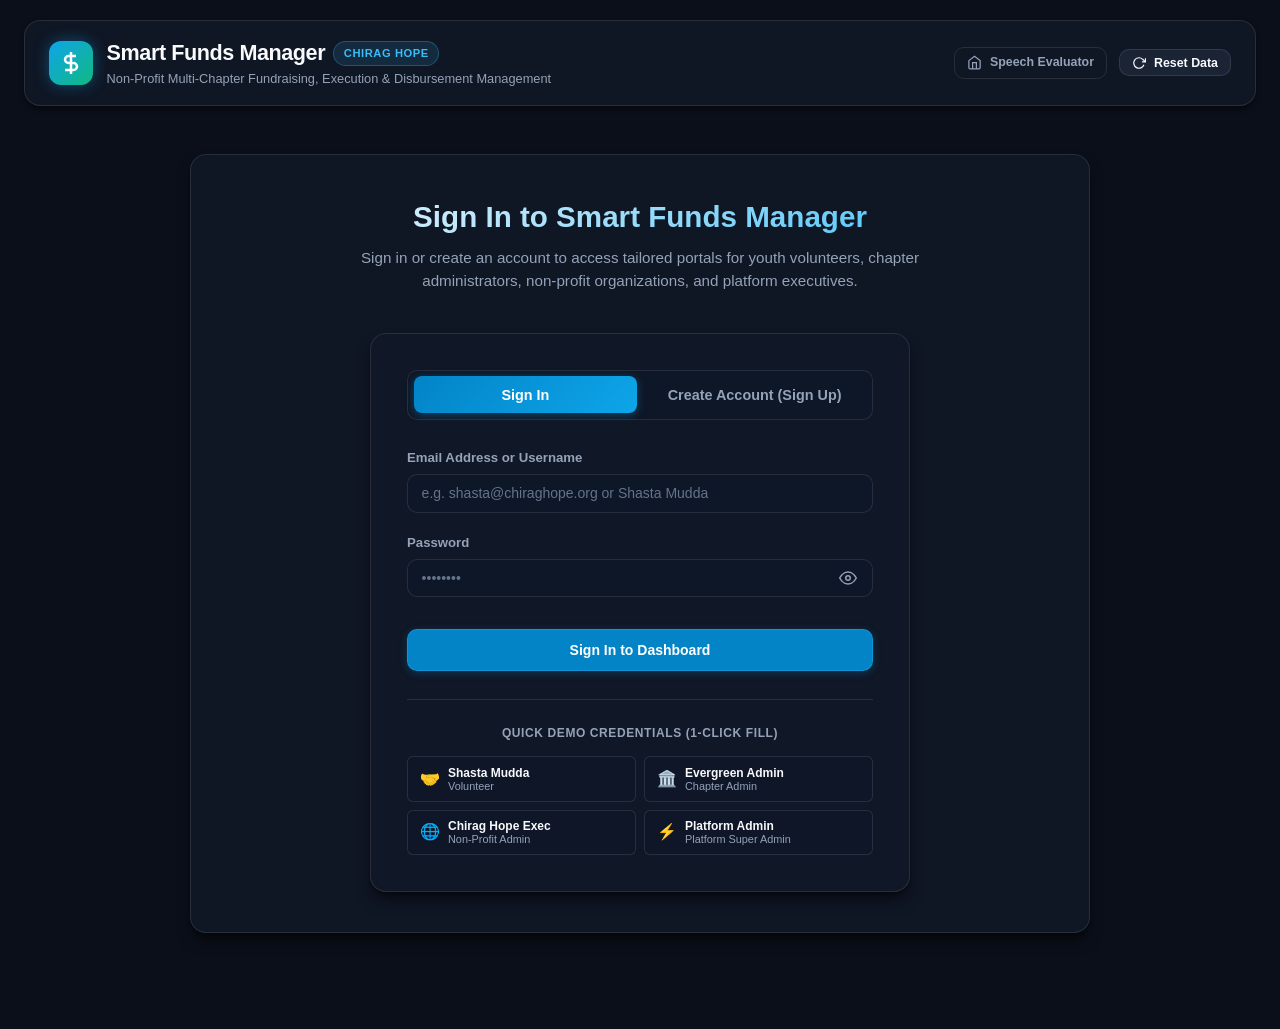
<file: smart-fund-managar/index.html>
<!DOCTYPE html>
<html lang="en">
<head>
  <meta charset="UTF-8">
  <meta http-equiv="refresh" content="0; url=/smart-fund-manager/">
  <title>Redirecting to Smart Funds Manager...</title>
  <script>
    window.location.replace("/smart-fund-manager/");
  </script>
</head>
<body style="font-family: sans-serif; background: #0b0f19; color: #fff; padding: 2rem; text-align: center;">
  <h2>Redirecting to <a href="/smart-fund-manager/" style="color: #38bdf8;">Smart Funds Manager</a>...</h2>
</body>
</html>
</file>
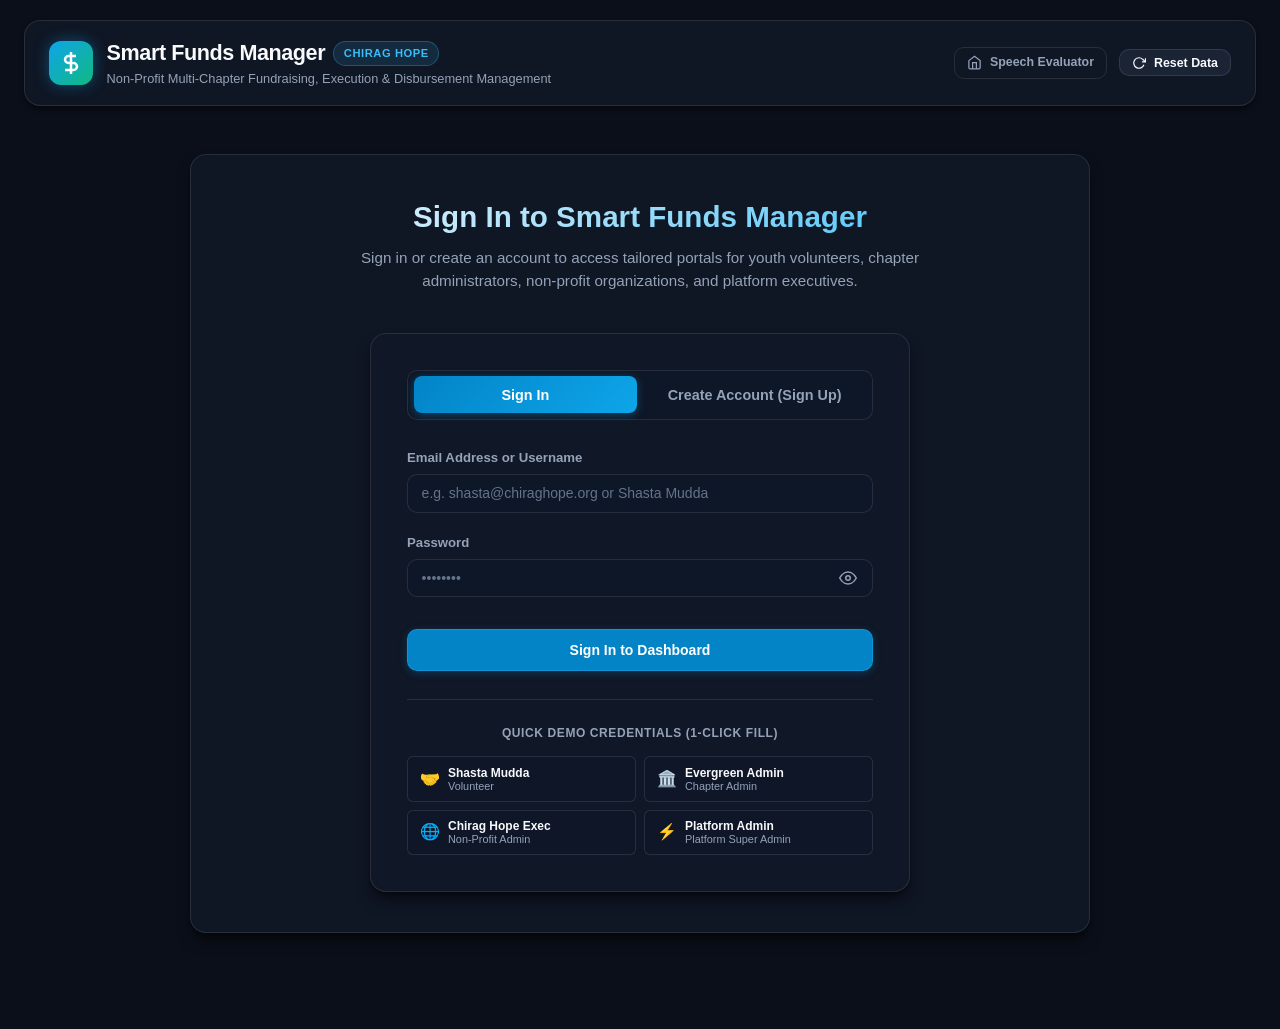
<file: smart-fund-manager/index.html>
<!DOCTYPE html>
<html lang="en">
<head>
  <meta charset="UTF-8">
  <meta name="viewport" content="width=device-width, initial-scale=1.0">
  <title>Smart Funds Manager - Chirag Hope</title>
  <link rel="stylesheet" href="smart_funds.css?v=1">
</head>
<body>
  <div class="sf-app-container">
    
    <!-- Top Header Navigation Bar -->
    <header class="sf-header">
      <div class="sf-brand">
        <div class="sf-brand-icon">
          <svg width="24" height="24" viewBox="0 0 24 24" fill="none" stroke="currentColor" stroke-width="2.5">
            <line x1="12" y1="1" x2="12" y2="23"></line>
            <path d="M17 5H9.5a3.5 3.5 0 0 0 0 7h5a3.5 3.5 0 0 1 0 7H6"></path>
          </svg>
        </div>
        <div>
          <div class="sf-brand-title">
            Smart Funds Manager
            <span class="sf-brand-badge">Chirag Hope</span>
          </div>
          <div class="sf-brand-subtitle">Non-Profit Multi-Chapter Fundraising, Execution & Disbursement Management</div>
        </div>
      </div>

      <div class="sf-header-actions">
        <!-- Return to Main Homepage / Speech Evaluator -->
        <a href="/" class="sf-btn sf-btn-outline sf-btn-sm" title="Go to NSDA Speech Evaluator">
          <svg width="15" height="15" viewBox="0 0 24 24" fill="none" stroke="currentColor" stroke-width="2">
            <path d="M3 9l9-7 9 7v11a2 2 0 0 1-2 2H5a2 2 0 0 1-2-2z"></path>
            <polyline points="9 22 9 12 15 12 15 22"></polyline>
          </svg>
          Speech Evaluator
        </a>

        <!-- Reset Data Button -->
        <button id="reset-data-btn" class="sf-btn sf-btn-secondary sf-btn-sm" title="Reset to baseline Google Sheets data">
          <svg width="14" height="14" viewBox="0 0 24 24" fill="none" stroke="currentColor" stroke-width="2">
            <polyline points="23 4 23 10 17 10"></polyline>
            <path d="M20.49 15a9 9 0 1 1-2.12-9.36L23 10"></path>
          </svg>
          Reset Data
        </button>

        <!-- Active User Profile & Persona Switcher -->
        <div id="header-user-badge" class="sf-persona-badge" style="display: none;">
          <div class="sf-persona-dot"></div>
          <div>
            <div id="header-user-name" class="sf-persona-name">Shasta Mudda</div>
            <div id="header-user-role" class="sf-persona-role">Volunteer</div>
          </div>
        </div>

        <button id="logout-btn" class="sf-btn sf-btn-outline sf-btn-sm" style="display: none;">
          Sign Out
        </button>
      </div>
    </header>

    <!-- Sub-Navbar for Quick Persona Tabs (Shown when logged in) -->
    <nav id="sf-role-nav" class="sf-nav-bar" style="display: none;">
      <div class="sf-nav-tabs">
        <button class="sf-nav-tab" data-target="volunteer-view" id="tab-volunteer">
          <svg width="16" height="16" viewBox="0 0 24 24" fill="none" stroke="currentColor" stroke-width="2">
            <path d="M20 21v-2a4 4 0 0 0-4-4H8a4 4 0 0 0-4 4v2"></path>
            <circle cx="12" cy="7" r="4"></circle>
          </svg>
          Volunteer Portal
        </button>
        <button class="sf-nav-tab" data-target="chapter-admin-view" id="tab-chapter-admin">
          <svg width="16" height="16" viewBox="0 0 24 24" fill="none" stroke="currentColor" stroke-width="2">
            <path d="M3 9l9-7 9 7v11a2 2 0 0 1-2 2H5a2 2 0 0 1-2-2z"></path>
            <polyline points="9 22 9 12 15 12 15 22"></polyline>
          </svg>
          Chapter Administrator
        </button>
        <button class="sf-nav-tab" data-target="nonprofit-admin-view" id="tab-nonprofit-admin">
          <svg width="16" height="16" viewBox="0 0 24 24" fill="none" stroke="currentColor" stroke-width="2">
            <rect x="2" y="7" width="20" height="14" rx="2" ry="2"></rect>
            <path d="M16 21V5a2 2 0 0 0-2-2h-4a2 2 0 0 0-2 2v16"></path>
          </svg>
          Non-Profit Org Administrator
        </button>
        <button class="sf-nav-tab" data-target="platform-admin-view" id="tab-platform-admin">
          <svg width="16" height="16" viewBox="0 0 24 24" fill="none" stroke="currentColor" stroke-width="2">
            <polygon points="12 2 15.09 8.26 22 9.27 17 14.14 18.18 21.02 12 17.77 5.82 21.02 7 14.14 2 9.27 8.91 8.26 12 2"></polygon>
          </svg>
          Platform Administrator
        </button>
      </div>

      <div style="font-size: 0.8rem; color: var(--text-secondary);">
        Active Chapter: <strong id="active-chapter-name" style="color: var(--text-primary);">Evergreen Bay Area</strong>
      </div>
    </nav>

    <!-- ================================================================= -->
    <!-- VIEW 1: AUTHENTICATION (SIGN IN & SIGN UP) SCREEN                 -->
    <!-- ================================================================= -->
    <div id="login-view" class="sf-login-container">
      <div class="sf-login-header">
        <h1 class="sf-login-title">Sign In to Smart Funds Manager</h1>
        <p class="sf-login-desc">
          Sign in or create an account to access tailored portals for youth volunteers, chapter administrators, non-profit organizations, and platform executives.
        </p>
      </div>

      <!-- Centered Authentication Card -->
      <div class="sf-auth-box">
        <!-- Dual Mode Tabs: Sign In / Create Account -->
        <div class="sf-auth-tabs">
          <button type="button" class="sf-auth-tab active" id="tab-auth-signin" onclick="app.switchAuthTab('signin')">
            Sign In
          </button>
          <button type="button" class="sf-auth-tab" id="tab-auth-signup" onclick="app.switchAuthTab('signup')">
            Create Account (Sign Up)
          </button>
        </div>

        <!-- Dynamic Feedback Alert -->
        <div id="auth-alert" class="sf-auth-alert"></div>

        <!-- ============================================================= -->
        <!-- TAB 1: SIGN IN FORM                                            -->
        <!-- ============================================================= -->
        <form id="form-signin" onsubmit="app.handleSignIn(event)">
          <div class="sf-form-group">
            <label class="sf-form-label" for="signin-email">Email Address or Username</label>
            <input type="text" id="signin-email" class="sf-form-control" placeholder="e.g. shasta@chiraghope.org or Shasta Mudda" required autocomplete="username">
          </div>

          <div class="sf-form-group">
            <label class="sf-form-label" for="signin-password">Password</label>
            <div class="sf-password-wrapper">
              <input type="password" id="signin-password" class="sf-form-control" placeholder="••••••••" required autocomplete="current-password">
              <button type="button" class="sf-password-toggle" onclick="app.togglePasswordVisibility('signin-password')" aria-label="Toggle password visibility">
                <svg width="18" height="18" viewBox="0 0 24 24" fill="none" stroke="currentColor" stroke-width="2">
                  <path d="M1 12s4-8 11-8 11 8 11 8-4 8-11 8-11-8-11-8z"></path>
                  <circle cx="12" cy="12" r="3"></circle>
                </svg>
              </button>
            </div>
          </div>

          <button type="submit" class="sf-btn sf-btn-primary" style="width: 100%; margin-top: 0.75rem; font-weight: 700; padding: 0.75rem;">
            Sign In to Dashboard
          </button>

          <!-- 1-Click Quick Demo Credentials Helper -->
          <div class="sf-demo-section">
            <div class="sf-demo-title">Quick Demo Credentials (1-Click Fill)</div>
            <div class="sf-demo-chips">
              <button type="button" class="sf-demo-chip" onclick="app.fillDemoCredentials('volunteer')" title="Shasta Mudda (Volunteer)">
                <span class="sf-demo-chip-icon">🤝</span>
                <div>
                  <div>Shasta Mudda</div>
                  <div class="sf-demo-chip-role">Volunteer</div>
                </div>
              </button>
              <button type="button" class="sf-demo-chip" onclick="app.fillDemoCredentials('chapter_admin')" title="Evergreen Chapter Admin">
                <span class="sf-demo-chip-icon">🏛️</span>
                <div>
                  <div>Evergreen Admin</div>
                  <div class="sf-demo-chip-role">Chapter Admin</div>
                </div>
              </button>
              <button type="button" class="sf-demo-chip" onclick="app.fillDemoCredentials('nonprofit_admin')" title="Chirag Hope Executive Admin">
                <span class="sf-demo-chip-icon">🌐</span>
                <div>
                  <div>Chirag Hope Exec</div>
                  <div class="sf-demo-chip-role">Non-Profit Admin</div>
                </div>
              </button>
              <button type="button" class="sf-demo-chip" onclick="app.fillDemoCredentials('platform_admin')" title="Smart Funds Platform Super Admin">
                <span class="sf-demo-chip-icon">⚡</span>
                <div>
                  <div>Platform Admin</div>
                  <div class="sf-demo-chip-role">Platform Super Admin</div>
                </div>
              </button>
            </div>
          </div>
        </form>

        <!-- ============================================================= -->
        <!-- TAB 2: SIGN UP / REGISTRATION FORM                             -->
        <!-- ============================================================= -->
        <form id="form-signup" onsubmit="app.handleSignUp(event)" style="display: none;">
          <div class="sf-form-group">
            <label class="sf-form-label" for="signup-name">Full Name</label>
            <input type="text" id="signup-name" class="sf-form-control" placeholder="e.g. Rohan Patel" required autocomplete="name">
          </div>

          <div class="sf-form-group">
            <label class="sf-form-label" for="signup-email">Email Address</label>
            <input type="email" id="signup-email" class="sf-form-control" placeholder="e.g. rohan@evergreen.org" required autocomplete="email">
          </div>

          <div class="sf-form-group">
            <label class="sf-form-label" for="signup-password">Password (Minimum 6 characters)</label>
            <div class="sf-password-wrapper">
              <input type="password" id="signup-password" class="sf-form-control" placeholder="••••••••" minlength="6" required autocomplete="new-password">
              <button type="button" class="sf-password-toggle" onclick="app.togglePasswordVisibility('signup-password')" aria-label="Toggle password visibility">
                <svg width="18" height="18" viewBox="0 0 24 24" fill="none" stroke="currentColor" stroke-width="2">
                  <path d="M1 12s4-8 11-8 11 8 11 8-4 8-11 8-11-8z"></path>
                  <circle cx="12" cy="12" r="3"></circle>
                </svg>
              </button>
            </div>
          </div>

          <div class="sf-form-group">
            <label class="sf-form-label" for="signup-confirm-password">Confirm Password</label>
            <div class="sf-password-wrapper">
              <input type="password" id="signup-confirm-password" class="sf-form-control" placeholder="••••••••" minlength="6" required autocomplete="new-password">
              <button type="button" class="sf-password-toggle" onclick="app.togglePasswordVisibility('signup-confirm-password')" aria-label="Toggle password visibility">
                <svg width="18" height="18" viewBox="0 0 24 24" fill="none" stroke="currentColor" stroke-width="2">
                  <path d="M1 12s4-8 11-8 11 8 11 8-4 8-11 8-11-8z"></path>
                  <circle cx="12" cy="12" r="3"></circle>
                </svg>
              </button>
            </div>
          </div>

          <div class="sf-form-group">
            <label class="sf-form-label" for="signup-role">Persona Role</label>
            <select id="signup-role" class="sf-form-control" required>
              <option value="volunteer">Volunteer (Youth Member)</option>
              <option value="chapter_admin">Chapter Administrator</option>
              <option value="nonprofit_admin">Non-Profit Organization Administrator</option>
              <option value="platform_admin">Smart Funds Manager Administrator (Platform Super Admin)</option>
            </select>
          </div>

          <div class="sf-form-group">
            <label class="sf-form-label" for="signup-chapter">Regional Chapter</label>
            <select id="signup-chapter" class="sf-form-control" required>
              <option value="Evergreen Bay Area Chapter">Evergreen Bay Area Chapter</option>
              <option value="Washington D.C Chapter">Washington D.C Chapter</option>
              <option value="Orange County Chapter">Orange County Chapter</option>
              <option value="Fremont Chapter">Fremont Chapter</option>
              <option value="San Jose Chapter">San Jose Chapter</option>
              <option value="Sunnyvale Chapter">Sunnyvale Chapter</option>
              <option value="Cupertino Chapter">Cupertino Chapter</option>
              <option value="Frisco Chapter">Frisco Chapter</option>
              <option value="Michigan Chapter">Michigan Chapter</option>
              <option value="New Jersey Chapter">New Jersey Chapter</option>
              <option value="Seattle Chapter">Seattle Chapter</option>
              <option value="Virginia Chapter">Virginia Chapter</option>
            </select>
          </div>

          <button type="submit" class="sf-btn sf-btn-success" style="width: 100%; margin-top: 1rem; font-weight: 700; padding: 0.75rem;">
            Create Account & Sign In
          </button>
        </form>
      </div>
    </div>


    <!-- ================================================================= -->
    <!-- VIEW 2: VOLUNTEER DASHBOARD                                       -->
    <!-- ================================================================= -->
    <div id="volunteer-view" style="display: none;">
      
      <!-- Welcome Banner & Quick Action Buttons -->
      <div class="sf-section" style="background: linear-gradient(135deg, rgba(16, 185, 129, 0.1), rgba(15, 23, 42, 0.8));">
        <div style="display: flex; justify-content: space-between; align-items: center; flex-wrap: wrap; gap: 1rem;">
          <div>
            <h1 style="font-size: 1.5rem; font-weight: 800; margin-bottom: 0.25rem;">
              👋 Welcome, <span id="volunteer-display-name" style="color: var(--success);">Shasta Mudda</span>
            </h1>
            <p style="font-size: 0.85rem; color: var(--text-secondary);">
              Chapter: <strong id="volunteer-chapter-name" style="color: var(--text-primary);">Evergreen Bay Area Chapter</strong> | Role: <strong>Youth Member / Volunteer</strong>
            </p>
          </div>
          <div style="display: flex; gap: 0.75rem; flex-wrap: wrap;">
            <button class="sf-btn sf-btn-success" onclick="app.openRaiseFundsModal()">
              <svg width="16" height="16" viewBox="0 0 24 24" fill="none" stroke="currentColor" stroke-width="2.5">
                <line x1="12" y1="5" x2="12" y2="19"></line>
                <line x1="5" y1="12" x2="19" y2="12"></line>
              </svg>
              Raise Funds
            </button>
            <button class="sf-btn sf-btn-primary" onclick="app.openExecuteProjectModal()">
              <svg width="16" height="16" viewBox="0 0 24 24" fill="none" stroke="currentColor" stroke-width="2">
                <polygon points="5 3 19 12 5 21 5 3"></polygon>
              </svg>
              Execute Project
            </button>
            <button class="sf-btn sf-btn-warning" onclick="app.openWithdrawFundsModal()">
              <svg width="16" height="16" viewBox="0 0 24 24" fill="none" stroke="currentColor" stroke-width="2">
                <line x1="12" y1="19" x2="12" y2="5"></line>
                <polyline points="5 12 12 5 19 12"></polyline>
              </svg>
              Withdraw Funds
            </button>
          </div>
        </div>
      </div>

      <!-- Volunteer KPI Cards -->
      <div class="sf-kpi-grid">
        <div class="sf-kpi-card kpi-raised">
          <div class="sf-kpi-header">
            <span class="sf-kpi-label">Raised by Me</span>
            <span class="sf-kpi-icon">💰</span>
          </div>
          <div id="v-kpi-raised" class="sf-kpi-value">$8,810.00</div>
          <div class="sf-kpi-footer">Personal funds raised to date</div>
        </div>

        <div class="sf-kpi-card kpi-target">
          <div class="sf-kpi-header">
            <span class="sf-kpi-label">Target to Raise</span>
            <span class="sf-kpi-icon">🎯</span>
          </div>
          <div id="v-kpi-target" class="sf-kpi-value">$8,810.00</div>
          <div class="sf-kpi-footer">Total fundraising commitment</div>
        </div>

        <div class="sf-kpi-card kpi-remaining">
          <div class="sf-kpi-header">
            <span class="sf-kpi-label">To Be Raised</span>
            <span class="sf-kpi-icon">⏳</span>
          </div>
          <div id="v-kpi-remaining" class="sf-kpi-value">$0.00</div>
          <div class="sf-kpi-footer">Remaining gap to reach target</div>
        </div>

        <div class="sf-kpi-card kpi-withdrawn">
          <div class="sf-kpi-header">
            <span class="sf-kpi-label">Withdrawn for Projects</span>
            <span class="sf-kpi-icon">📤</span>
          </div>
          <div id="v-kpi-withdrawn" class="sf-kpi-value">$6,810.00</div>
          <div class="sf-kpi-footer">Disbursed for project execution</div>
        </div>

        <div class="sf-kpi-card kpi-balance">
          <div class="sf-kpi-header">
            <span class="sf-kpi-label">Net Available Balance</span>
            <span class="sf-kpi-icon">🏦</span>
          </div>
          <div id="v-kpi-balance" class="sf-kpi-value">$2,000.00</div>
          <div class="sf-kpi-footer">Available to withdraw/spend</div>
        </div>
      </div>

      <!-- Assigned Projects Table -->
      <div class="sf-section">
        <div class="sf-section-header">
          <h2 class="sf-section-title">
            <span>📋 My Project Commitments & Progress</span>
          </h2>
          <span style="font-size: 0.8rem; color: var(--text-secondary);">
            Source: Evergreen Bay Area Chapter Youth Members Sheet
          </span>
        </div>

        <div class="sf-table-responsive">
          <table class="sf-table" id="volunteer-projects-table">
            <thead>
              <tr>
                <th>Project Name</th>
                <th>My Target</th>
                <th>Raised by Me</th>
                <th>To Be Raised</th>
                <th>Withdrawn</th>
                <th>Balance</th>
                <th>Execution Status</th>
                <th>Actions</th>
              </tr>
            </thead>
            <tbody id="volunteer-projects-tbody">
              <!-- Dynamically populated -->
            </tbody>
          </table>
        </div>
      </div>

      <!-- Recent Transactions / Withdrawals Log -->
      <div class="sf-section">
        <div class="sf-section-header">
          <h2 class="sf-section-title">
            <span>📝 My Recent Activity & Disbursements Log</span>
          </h2>
        </div>
        <div class="sf-table-responsive">
          <table class="sf-table">
            <thead>
              <tr>
                <th>Date</th>
                <th>Type</th>
                <th>Project</th>
                <th>Amount</th>
                <th>Details / Vendor Purpose</th>
                <th>Notes</th>
              </tr>
            </thead>
            <tbody id="volunteer-transactions-tbody">
              <!-- Dynamically populated -->
            </tbody>
          </table>
        </div>
      </div>
    </div>


    <!-- ================================================================= -->
    <!-- VIEW 3: CHAPTER ADMINISTRATOR DASHBOARD                           -->
    <!-- ================================================================= -->
    <div id="chapter-admin-view" style="display: none;">
      
      <!-- Chapter Admin Header & Selector -->
      <div class="sf-section">
        <div style="display: flex; justify-content: space-between; align-items: center; flex-wrap: wrap; gap: 1rem;">
          <div>
            <h1 style="font-size: 1.45rem; font-weight: 800;">
              🏛️ Chapter Administrator: <span id="ca-chapter-title" style="color: var(--info);">Evergreen Bay Area Chapter</span>
            </h1>
            <p style="font-size: 0.85rem; color: var(--text-secondary);">
              Review volunteer fundraising performance, individual targets, and authorized project fund withdrawals.
            </p>
          </div>
          <div style="display: flex; align-items: center; gap: 0.75rem; flex-wrap: wrap;">
            <button class="sf-btn sf-btn-primary sf-btn-sm" onclick="app.openCreateProjectModal()" title="Create a new community project">
              <svg width="14" height="14" viewBox="0 0 24 24" fill="none" stroke="currentColor" stroke-width="2" style="margin-right: 2px;"><path d="M12 5v14M5 12h14"/></svg>
              Create Project
            </button>
            <button class="sf-btn sf-btn-success sf-btn-sm" onclick="app.openAddVolunteerModal()" title="Register a new youth volunteer">
              <svg width="14" height="14" viewBox="0 0 24 24" fill="none" stroke="currentColor" stroke-width="2" style="margin-right: 2px;"><path d="M16 21v-2a4 4 0 0 0-4-4H5a4 4 0 0 0-4 4v2"/><circle cx="8.5" cy="7" r="4"/><line x1="20" y1="8" x2="20" y2="14"/><line x1="23" y1="11" x2="17" y2="11"/></svg>
              Add Volunteer
            </button>
            <div style="display: flex; align-items: center; gap: 0.5rem;">
              <label for="ca-chapter-select" style="font-size: 0.85rem; font-weight: 600; color: var(--text-secondary);">Chapter:</label>
              <select id="ca-chapter-select" class="sf-form-control" style="width: auto;" onchange="app.switchChapter(this.value)">
                <option value="Evergreen Bay Area Chapter" selected>Evergreen Bay Area Chapter</option>
                <option value="Washington D.C Chapter">Washington D.C Chapter</option>
                <option value="Orange County Chapter">Orange County Chapter</option>
                <option value="Fremont Chapter">Fremont Chapter</option>
                <option value="San Jose Chapter">San Jose Chapter</option>
                <option value="Sunnyvale Chapter">Sunnyvale Chapter</option>
                <option value="Cupertino Chapter">Cupertino Chapter</option>
                <option value="Frisco Chapter">Frisco Chapter</option>
                <option value="Michigan Chapter">Michigan Chapter</option>
                <option value="New Jersey Chapter">New Jersey Chapter</option>
                <option value="Seattle Chapter">Seattle Chapter</option>
                <option value="Virginia Chapter">Virginia Chapter</option>
              </select>
            </div>
            <div style="display: flex; align-items: center; gap: 0.5rem;">
              <label for="ca-volunteer-select" style="font-size: 0.85rem; font-weight: 600; color: var(--text-secondary);">Choose Volunteer:</label>
              <select id="ca-volunteer-select" class="sf-form-control" style="width: auto; min-width: 210px;" onchange="app.filterChapterVolunteer(this.value)">
                <option value="all">👥 All Volunteers (Overview &amp; Roster)</option>
                <option value="Ojasvi Mudda">Ojasvi Mudda</option>
                <option value="Shasta Mudda">Shasta Mudda</option>
                <option value="Suravi">Suravi</option>
                <option value="Hasini">Hasini</option>
                <option value="Shreshtha Mudda">Shreshtha Mudda</option>
                <option value="Esha Shivakumar">Esha Shivakumar</option>
                <option value="Pranati Prashanth">Pranati Prashanth</option>
                <option value="Sindu Sirigineni">Sindu Sirigineni</option>
                <option value="Samhita Mahadevan">Samhita Mahadevan</option>
                <option value="Anh Tran">Anh Tran</option>
                <option value="General">General</option>
                <option value="Kaavya Kethini">Kaavya Kethini</option>
              </select>
              <button id="ca-reset-volunteer-btn" class="sf-btn sf-btn-outline sf-btn-sm" style="display: none;" onclick="app.filterChapterVolunteer('all')" title="Show all volunteers">
                Show All
              </button>
            </div>
          </div>
        </div>
      </div>

      <!-- Chapter Overview KPI Cards -->
      <div class="sf-kpi-grid">
        <div class="sf-kpi-card kpi-raised">
          <div class="sf-kpi-header">
            <span class="sf-kpi-label">Total Chapter Raised</span>
            <span class="sf-kpi-icon">📈</span>
          </div>
          <div id="ca-kpi-raised" class="sf-kpi-value">$20,070.00</div>
          <div class="sf-kpi-footer">Across all chapter projects</div>
        </div>

        <div class="sf-kpi-card kpi-target">
          <div class="sf-kpi-header">
            <span class="sf-kpi-label">Chapter Target</span>
            <span class="sf-kpi-icon">🎯</span>
          </div>
          <div id="ca-kpi-target" class="sf-kpi-value">$20,070.00</div>
          <div class="sf-kpi-footer">Combined chapter goals</div>
        </div>

        <div class="sf-kpi-card kpi-remaining">
          <div class="sf-kpi-header">
            <span class="sf-kpi-label">To Be Raised</span>
            <span class="sf-kpi-icon">⏳</span>
          </div>
          <div id="ca-kpi-remaining" class="sf-kpi-value">$0.00</div>
          <div class="sf-kpi-footer">Outstanding fundraising target</div>
        </div>

        <div class="sf-kpi-card kpi-withdrawn">
          <div class="sf-kpi-header">
            <span class="sf-kpi-label">Total Withdrawals</span>
            <span class="sf-kpi-icon">📤</span>
          </div>
          <div id="ca-kpi-withdrawn" class="sf-kpi-value">$13,186.00</div>
          <div class="sf-kpi-footer">Total project disbursements</div>
        </div>

        <div class="sf-kpi-card kpi-balance">
          <div class="sf-kpi-header">
            <span class="sf-kpi-label">Net Chapter Balance</span>
            <span class="sf-kpi-icon">🏦</span>
          </div>
          <div id="ca-kpi-balance" class="sf-kpi-value">$6,884.00</div>
          <div class="sf-kpi-footer">Available reserve balance</div>
        </div>
      </div>

      <!-- VOLUNTEER SPOTLIGHT (When a specific volunteer is chosen) -->
      <div id="ca-volunteer-spotlight" class="sf-spotlight-card" style="display: none;">
        <div class="sf-spotlight-header">
          <div style="display: flex; align-items: center; gap: 0.75rem;">
            <div id="ca-spotlight-avatar" class="sf-volunteer-avatar" style="width: 44px; height: 44px; font-size: 1rem;">SM</div>
            <div>
              <div style="display: flex; align-items: center; gap: 0.5rem; flex-wrap: wrap;">
                <h2 id="ca-spotlight-name" style="font-size: 1.3rem; font-weight: 800; margin: 0;">Shasta Mudda</h2>
                <span class="sf-badge sf-badge-primary">Selected Youth Volunteer</span>
              </div>
              <p id="ca-spotlight-meta" style="font-size: 0.825rem; color: var(--text-secondary); margin-top: 0.2rem;">
                shasta@chiraghope.org • Evergreen Bay Area Chapter
              </p>
            </div>
          </div>
          <div style="display: flex; gap: 0.5rem; align-items: center; flex-wrap: wrap;">
            <button class="sf-btn sf-btn-success sf-btn-sm" onclick="app.openRaiseFundsForSelectedVolunteer()">
              + Raise Funds for Volunteer
            </button>
            <button class="sf-btn sf-btn-warning sf-btn-sm" onclick="app.openWithdrawFundsForSelectedVolunteer()">
              💸 Withdraw Funds
            </button>
            <button class="sf-btn sf-btn-outline sf-btn-sm" onclick="app.filterChapterVolunteer('all')">
              ✕ Back to All Volunteers
            </button>
          </div>
        </div>

        <div class="sf-kpi-grid" style="margin-bottom: 0;">
          <div class="sf-kpi-card kpi-raised" style="padding: 0.85rem 1rem;">
            <div class="sf-kpi-header"><span class="sf-kpi-label">Volunteer Raised</span><span>💰</span></div>
            <div id="ca-spotlight-kpi-raised" class="sf-kpi-value" style="font-size: 1.35rem;">$0.00</div>
            <div class="sf-kpi-footer">Funds raised by this youth member</div>
          </div>
          <div class="sf-kpi-card kpi-target" style="padding: 0.85rem 1rem;">
            <div class="sf-kpi-header"><span class="sf-kpi-label">Assigned Target</span><span>🎯</span></div>
            <div id="ca-spotlight-kpi-target" class="sf-kpi-value" style="font-size: 1.35rem;">$0.00</div>
            <div class="sf-kpi-footer">Personal fundraising goal</div>
          </div>
          <div class="sf-kpi-card kpi-remaining" style="padding: 0.85rem 1rem;">
            <div class="sf-kpi-header"><span class="sf-kpi-label">To Be Raised</span><span>⏳</span></div>
            <div id="ca-spotlight-kpi-remaining" class="sf-kpi-value" style="font-size: 1.35rem;">$0.00</div>
            <div class="sf-kpi-footer">Remaining to achieve goal</div>
          </div>
          <div class="sf-kpi-card kpi-withdrawn" style="padding: 0.85rem 1rem;">
            <div class="sf-kpi-header"><span class="sf-kpi-label">Total Withdrawn</span><span>📤</span></div>
            <div id="ca-spotlight-kpi-withdrawn" class="sf-kpi-value" style="font-size: 1.35rem;">$0.00</div>
            <div class="sf-kpi-footer">Executed project disbursements</div>
          </div>
          <div class="sf-kpi-card kpi-balance" style="padding: 0.85rem 1rem;">
            <div class="sf-kpi-header"><span class="sf-kpi-label">Net Available Balance</span><span>🏦</span></div>
            <div id="ca-spotlight-kpi-balance" class="sf-kpi-value" style="font-size: 1.35rem;">$0.00</div>
            <div class="sf-kpi-footer">Remaining funds available</div>
          </div>
        </div>
      </div>

      <!-- SECTION 1: OVERVIEW OF EVERY VOLUNTEER'S PROJECTS AND FUNDS -->
      <div class="sf-section" id="ca-roster-section">
        <div class="sf-section-header">
          <div>
            <h2 class="sf-section-title">
              <span id="ca-roster-title">👥 Chapter Volunteers Roster: Overview of Projects & Funds</span>
            </h2>
            <p id="ca-roster-desc" style="font-size: 0.8rem; color: var(--text-secondary); margin-top: 0.25rem;">
              Grounded in Google Doc Sheet 1 Tab Names: Aggregate performance across all registered youth volunteer tabs in <span id="ca-roster-chapter-title" style="color: var(--text-primary); font-weight: 600;">Evergreen Bay Area Chapter</span>.
            </p>
          </div>
          <span class="sf-badge sf-badge-info" id="ca-roster-count-badge">12 Volunteers (Sheet 1 Tabs)</span>
        </div>

        <div class="sf-table-responsive">
          <table class="sf-table" id="ca-roster-table">
            <thead>
              <tr>
                <th>Volunteer Member</th>
                <th>Assigned Projects</th>
                <th>Total Raised</th>
                <th>Target</th>
                <th>To Be Raised</th>
                <th>Withdrawn</th>
                <th>Net Balance</th>
                <th>Progress</th>
                <th>Actions</th>
              </tr>
            </thead>
            <tbody id="ca-roster-tbody">
              <!-- Dynamically populated from getChapterVolunteersOverview -->
            </tbody>
            <tfoot id="ca-roster-tfoot">
              <!-- Summary row with chapter totals across all volunteers -->
            </tfoot>
          </table>
        </div>
      </div>

      <!-- SECTION 2: VOLUNTEER PROJECT ASSIGNMENTS BREAKDOWN -->
      <div class="sf-section">
        <div class="sf-section-header">
          <div>
            <h2 class="sf-section-title">
              <span id="ca-breakdown-title">📋 Volunteer Project Assignments Breakdown</span>
            </h2>
            <p id="ca-breakdown-subtitle" style="font-size: 0.8rem; color: var(--text-secondary); margin-top: 0.25rem;">
              Itemized project allocations, milestones, and status.
            </p>
          </div>
          <span id="ca-breakdown-filter-badge" class="sf-badge sf-badge-secondary">All Volunteers</span>
        </div>

        <div class="sf-table-responsive">
          <table class="sf-table">
            <thead>
              <tr>
                <th>Volunteer Member</th>
                <th>Assigned Project</th>
                <th>Raised Funds</th>
                <th>Target</th>
                <th>To Be Raised</th>
                <th>Withdrawn</th>
                <th>Net Balance</th>
                <th>Progress</th>
                <th>Actions</th>
              </tr>
            </thead>
            <tbody id="ca-volunteers-tbody">
              <!-- Dynamically populated from state.volunteers -->
            </tbody>
          </table>
        </div>
      </div>

      <!-- TABLE 2: Chapter Projects Overview (Directly from Spreadsheet 1) -->
      <div class="sf-section">
        <div class="sf-section-header">
          <h2 class="sf-section-title">
            <span>📊 Chapter Projects Funds Overview</span>
          </h2>
          <span style="font-size: 0.8rem; color: var(--text-secondary);">
            Grounded in Google Sheet 1: Chapter Funds Overview
          </span>
        </div>

        <div class="sf-table-responsive">
          <table class="sf-table">
            <thead>
              <tr>
                <th>Project Name</th>
                <th>Raised Funds</th>
                <th>Target</th>
                <th>To Be Raised</th>
                <th>Withdrawals</th>
                <th>Balance</th>
                <th>Status</th>
                <th>Actions</th>
              </tr>
            </thead>
            <tbody id="ca-projects-tbody">
              <!-- Dynamically populated from state.projects -->
            </tbody>
          </table>
        </div>
      </div>

      <!-- TABLE 3: Chapter Withdrawals Log -->
      <div class="sf-section">
        <div class="sf-section-header">
          <h2 class="sf-section-title">
            <span>💸 Chapter Withdrawals & Expense Disbursements</span>
          </h2>
        </div>
        <div class="sf-table-responsive">
          <table class="sf-table">
            <thead>
              <tr>
                <th>Date</th>
                <th>Project</th>
                <th>Volunteer / Requester</th>
                <th>Amount Withdrawn</th>
                <th>Purpose / Vendor</th>
                <th>Documentation</th>
              </tr>
            </thead>
            <tbody id="ca-withdrawals-tbody">
              <!-- Dynamically populated -->
            </tbody>
          </table>
        </div>
      </div>
    </div>


    <!-- ================================================================= -->
    <!-- VIEW 4: NON-PROFIT ORGANIZATION ADMINISTRATOR                     -->
    <!-- ================================================================= -->
    <div id="nonprofit-admin-view" style="display: none;">
      
      <!-- Executive Banner -->
      <div class="sf-section" style="background: linear-gradient(135deg, rgba(168, 85, 247, 0.12), rgba(15, 23, 42, 0.85));">
        <div style="display: flex; justify-content: space-between; align-items: center; flex-wrap: wrap; gap: 1rem;">
          <div>
            <h1 style="font-size: 1.5rem; font-weight: 800;">
              🌐 Non-Profit Organization Executive Dashboard
            </h1>
            <p style="font-size: 0.85rem; color: var(--text-secondary);">
              Chirag Hope National Headquarters — Consolidated overview across 12 chapters, raised funds, withdrawals, and balances.
            </p>
          </div>
          <div style="display: flex; align-items: center; gap: 0.5rem; flex-wrap: wrap;">
            <button class="sf-btn sf-btn-primary sf-btn-sm" onclick="app.openCreateChapterModal()" title="Establish a new regional chapter">
              <svg width="14" height="14" viewBox="0 0 24 24" fill="none" stroke="currentColor" stroke-width="2" style="margin-right: 2px;"><path d="M12 5v14M5 12h14"/></svg>
              Create Chapter
            </button>
            <button class="sf-btn sf-btn-outline sf-btn-sm" onclick="app.exportDataCSV()">
              <svg width="15" height="15" viewBox="0 0 24 24" fill="none" stroke="currentColor" stroke-width="2">
                <path d="M21 15v4a2 2 0 0 1-2 2H5a2 2 0 0 1-2-2v-4"></path>
                <polyline points="7 10 12 15 17 10"></polyline>
                <line x1="12" y1="15" x2="12" y2="3"></line>
              </svg>
              Export CSV
            </button>
          </div>
        </div>
      </div>

      <!-- Executive Global KPIs -->
      <div class="sf-kpi-grid">
        <div class="sf-kpi-card kpi-raised">
          <div class="sf-kpi-header">
            <span class="sf-kpi-label">Total Funds Raised</span>
            <span class="sf-kpi-icon">💰</span>
          </div>
          <div id="np-kpi-raised" class="sf-kpi-value">$67,163.00</div>
          <div class="sf-kpi-footer">Across all 12 chapters</div>
        </div>

        <div class="sf-kpi-card kpi-target">
          <div class="sf-kpi-header">
            <span class="sf-kpi-label">Total Target</span>
            <span class="sf-kpi-icon">🎯</span>
          </div>
          <div id="np-kpi-target" class="sf-kpi-value">$82,342.00</div>
          <div class="sf-kpi-footer">National cumulative goal</div>
        </div>

        <div class="sf-kpi-card kpi-withdrawn">
          <div class="sf-kpi-header">
            <span class="sf-kpi-label">Total Funds Withdrawn</span>
            <span class="sf-kpi-icon">📤</span>
          </div>
          <div id="np-kpi-withdrawn" class="sf-kpi-value">$38,658.00</div>
          <div class="sf-kpi-footer">Disbursed for project execution</div>
        </div>

        <div class="sf-kpi-card kpi-balance">
          <div class="sf-kpi-header">
            <span class="sf-kpi-label">Total Net Balance</span>
            <span class="sf-kpi-icon">🏦</span>
          </div>
          <div id="np-kpi-balance" class="sf-kpi-value">$28,505.00</div>
          <div class="sf-kpi-footer">Current liquid reserves</div>
        </div>
      </div>

      <!-- Visual Distribution Chart: Raised vs Withdrawn by Chapter -->
      <div class="sf-section">
        <div class="sf-section-header">
          <h2 class="sf-section-title">
            <span>📊 Chapter Financial Performance Comparison</span>
          </h2>
          <div style="display: flex; gap: 1rem; font-size: 0.8rem;">
            <span style="display: flex; align-items: center; gap: 0.35rem;">
              <span style="width: 10px; height: 10px; background: #10b981; border-radius: 2px;"></span> Raised Funds
            </span>
            <span style="display: flex; align-items: center; gap: 0.35rem;">
              <span style="width: 10px; height: 10px; background: #ef4444; border-radius: 2px;"></span> Withdrawals
            </span>
          </div>
        </div>

        <div class="sf-chart-container" id="np-chapters-chart">
          <!-- Dynamic chart rows -->
        </div>
      </div>

      <!-- TABLE 1: Chirag Hope Chapters Fund Overview (Matches Spreadsheet 2 Left Table) -->
      <div class="sf-section">
        <div class="sf-section-header">
          <h2 class="sf-section-title">
            <span>🏛️ Chirag Hope Chapters Fund Overview</span>
          </h2>
          <div style="display: flex; align-items: center; gap: 0.75rem; flex-wrap: wrap;">
            <span style="font-size: 0.8rem; color: var(--text-secondary);">
              Grounded in Google Sheet 2: Chirag Hope Chapters Fund Overview
            </span>
            <button class="sf-btn sf-btn-primary sf-btn-sm" onclick="app.openCreateChapterModal()" title="Add a new chapter">
              <svg width="14" height="14" viewBox="0 0 24 24" fill="none" stroke="currentColor" stroke-width="2" style="margin-right: 2px;"><path d="M12 5v14M5 12h14"/></svg>
              Create Chapter
            </button>
          </div>
        </div>

        <div class="sf-table-responsive">
          <table class="sf-table">
            <thead>
              <tr>
                <th>Chapter Name</th>
                <th>Raised Fund</th>
                <th>Withdrawals</th>
                <th>Balance</th>
                <th>Funding Ratio</th>
                <th>Action</th>
              </tr>
            </thead>
            <tbody id="np-chapters-tbody">
              <!-- Dynamically populated -->
            </tbody>
          </table>
        </div>
      </div>

      <!-- TABLE 2: Chirag Hope Chapters Project Overview (Matches Spreadsheet 2 Right Table) -->
      <div class="sf-section">
        <div class="sf-section-header">
          <h2 class="sf-section-title">
            <span>🌍 Chirag Hope Chapters Project Overview</span>
          </h2>
          <span style="font-size: 0.8rem; color: var(--text-secondary);">
            Grounded in Google Sheet 2: Chirag Hope Chapters Project Overview
          </span>
        </div>

        <div class="sf-table-responsive">
          <table class="sf-table">
            <thead>
              <tr>
                <th>Chapter Name</th>
                <th>Current Project</th>
                <th>Raised Funds</th>
                <th>Target</th>
                <th>Amount Withdrawn</th>
                <th>Balance</th>
                <th>Status</th>
              </tr>
            </thead>
            <tbody id="np-projects-tbody">
              <!-- Dynamically populated -->
            </tbody>
          </table>
        </div>
      </div>
    </div>


    <!-- ================================================================= -->
    <!-- VIEW 5: SMART FUNDS MANAGER ADMINISTRATOR (PLATFORM SUPER ADMIN)   -->
    <!-- ================================================================= -->
    <div id="platform-admin-view" style="display: none;">
      
      <!-- Platform Banner -->
      <div class="sf-section" style="background: linear-gradient(135deg, rgba(245, 158, 11, 0.15), rgba(15, 23, 42, 0.9));">
        <div style="display: flex; justify-content: space-between; align-items: center; flex-wrap: wrap; gap: 1rem;">
          <div>
            <h1 style="font-size: 1.5rem; font-weight: 800; color: #f59e0b;">
              ⚡ Smart Funds Manager Administrator Portal
            </h1>
            <p style="font-size: 0.85rem; color: var(--text-secondary);">
              Master Platform Overview — Ecosystem management across non-profit organizations, cross-chapter aggregates, and multi-tenant expansion.
            </p>
          </div>
          <div style="display: flex; align-items: center; gap: 0.5rem; flex-wrap: wrap;">
            <button class="sf-btn sf-btn-primary sf-btn-sm" style="background: linear-gradient(135deg, #f59e0b, #d97706); border-color: #f59e0b; color: #fff;" onclick="app.openCreateOrganizationModal()" title="Add a new Non-Profit Organization">
              <svg width="14" height="14" viewBox="0 0 24 24" fill="none" stroke="currentColor" stroke-width="2" style="margin-right: 2px;"><path d="M12 5v14M5 12h14"/></svg>
              Add Non-Profit Organization
            </button>
            <button class="sf-btn sf-btn-outline sf-btn-sm" onclick="app.exportDataCSV()">
              <svg width="15" height="15" viewBox="0 0 24 24" fill="none" stroke="currentColor" stroke-width="2">
                <path d="M21 15v4a2 2 0 0 1-2 2H5a2 2 0 0 1-2-2v-4"></path>
                <polyline points="7 10 12 15 17 10"></polyline>
                <line x1="12" y1="15" x2="12" y2="3"></line>
              </svg>
              Export CSV
            </button>
          </div>
        </div>
      </div>

      <!-- Platform Global KPIs -->
      <div class="sf-kpi-grid">
        <div class="sf-kpi-card" style="border-left: 4px solid #f59e0b;">
          <div class="sf-kpi-header">
            <span class="sf-kpi-label">Active Non-Profit Orgs</span>
            <span class="sf-kpi-icon">🏢</span>
          </div>
          <div id="pa-kpi-orgs" class="sf-kpi-value">1</div>
          <div class="sf-kpi-footer">Onboarded 501(c)(3) entities</div>
        </div>

        <div class="sf-kpi-card kpi-target">
          <div class="sf-kpi-header">
            <span class="sf-kpi-label">Total Regional Chapters</span>
            <span class="sf-kpi-icon">🏛️</span>
          </div>
          <div id="pa-kpi-chapters" class="sf-kpi-value">12</div>
          <div class="sf-kpi-footer">Across all participating orgs</div>
        </div>

        <div class="sf-kpi-card kpi-raised">
          <div class="sf-kpi-header">
            <span class="sf-kpi-label">Platform Gross Funds Raised</span>
            <span class="sf-kpi-icon">💰</span>
          </div>
          <div id="pa-kpi-raised" class="sf-kpi-value">$67,163.00</div>
          <div class="sf-kpi-footer">Total contributions mobilized</div>
        </div>

        <div class="sf-kpi-card kpi-balance">
          <div class="sf-kpi-header">
            <span class="sf-kpi-label">Platform Net Reserves</span>
            <span class="sf-kpi-icon">🏦</span>
          </div>
          <div id="pa-kpi-balance" class="sf-kpi-value">$28,505.00</div>
          <div class="sf-kpi-footer">Total liquid balance remaining</div>
        </div>
      </div>

      <!-- Table: Registered Non-Profit Organizations Summary -->
      <div class="sf-section">
        <div class="sf-section-header">
          <h2 class="sf-section-title">
            <span>🏢 Registered Non-Profit Organizations Summary</span>
          </h2>
          <span style="font-size: 0.8rem; color: var(--text-secondary);">
            Multi-Tenant Portfolio & Operational Overview
          </span>
        </div>

        <div class="sf-table-wrapper">
          <table class="sf-table">
            <thead>
              <tr>
                <th>Organization Name</th>
                <th>EIN / Tax ID</th>
                <th>HQ Location</th>
                <th>Focus Cause</th>
                <th>Contact</th>
                <th>Chapters</th>
                <th>Total Raised</th>
                <th>Withdrawals</th>
                <th>Balance</th>
                <th>Status</th>
              </tr>
            </thead>
            <tbody id="pa-orgs-tbody">
              <!-- Dynamically populated -->
            </tbody>
            <tfoot id="pa-orgs-tfoot" style="font-weight: 700; background: rgba(255, 255, 255, 0.02); border-top: 2px solid var(--border-color);">
              <!-- Total row -->
            </tfoot>
          </table>
        </div>
      </div>
    </div>

  </div> <!-- /sf-app-container -->


  <!-- ================================================================= -->
  <!-- MODAL 1: RAISE FUNDS (VOLUNTEER DONATION LOGGING)                 -->
  <!-- ================================================================= -->
  <div class="sf-modal-backdrop" id="modal-raise-funds">
    <div class="sf-modal">
      <div class="sf-modal-header">
        <h3 class="sf-modal-title">💰 Log Fundraising Contribution</h3>
        <button class="sf-modal-close" onclick="app.closeModals()">&times;</button>
      </div>
      <form onsubmit="app.submitRaiseFunds(event)">
        <div class="sf-modal-body">
          <div class="sf-alert sf-alert-info">
            Record a new contribution or grant raised towards your assigned project target.
          </div>
          <div class="sf-form-group">
            <label class="sf-form-label" for="rf-project">Select Project</label>
            <select id="rf-project" class="sf-form-control" required></select>
          </div>
          <div class="sf-form-group">
            <label class="sf-form-label" for="rf-amount">Contribution Amount ($)</label>
            <input type="number" id="rf-amount" class="sf-form-control" placeholder="e.g. 500.00" step="0.01" min="1" required>
          </div>
          <div class="sf-form-group">
            <label class="sf-form-label" for="rf-donor">Donor / Sponsor Name</label>
            <input type="text" id="rf-donor" class="sf-form-control" placeholder="e.g. Bay Area Community Foundation" required>
          </div>
          <div class="sf-form-group">
            <label class="sf-form-label" for="rf-notes">Notes / Receipt Ref</label>
            <input type="text" id="rf-notes" class="sf-form-control" placeholder="e.g. Check #2081 or Matching Grant">
          </div>
        </div>
        <div class="sf-modal-footer">
          <button type="button" class="sf-btn sf-btn-outline" onclick="app.closeModals()">Cancel</button>
          <button type="submit" class="sf-btn sf-btn-success">Record Contribution</button>
        </div>
      </form>
    </div>
  </div>


  <!-- ================================================================= -->
  <!-- MODAL 2: EXECUTE PROJECT (STATUS & MILESTONES)                     -->
  <!-- ================================================================= -->
  <div class="sf-modal-backdrop" id="modal-execute-project">
    <div class="sf-modal">
      <div class="sf-modal-header">
        <h3 class="sf-modal-title">🚀 Execute Project Milestones</h3>
        <button class="sf-modal-close" onclick="app.closeModals()">&times;</button>
      </div>
      <form onsubmit="app.submitExecuteProject(event)">
        <div class="sf-modal-body">
          <div class="sf-form-group">
            <label class="sf-form-label" for="ep-project">Select Project</label>
            <select id="ep-project" class="sf-form-control" required></select>
          </div>
          <div class="sf-form-group">
            <label class="sf-form-label" for="ep-status">Execution Status</label>
            <select id="ep-status" class="sf-form-control">
              <option value="Planning">Planning</option>
              <option value="In Progress">In Progress</option>
              <option value="Execution">Execution</option>
              <option value="Complete">Complete</option>
            </select>
          </div>
          <div class="sf-form-group">
            <label class="sf-form-label" for="ep-progress">Progress Percentage (0 - 100%)</label>
            <input type="number" id="ep-progress" class="sf-form-control" min="0" max="100" placeholder="e.g. 75">
          </div>
          <div class="sf-form-group">
            <label class="sf-form-label" for="ep-notes">Milestone Update / Execution Notes</label>
            <textarea id="ep-notes" class="sf-form-control" rows="3" placeholder="e.g. Procured classroom benches for rural school batch #2"></textarea>
          </div>
        </div>
        <div class="sf-modal-footer">
          <button type="button" class="sf-btn sf-btn-outline" onclick="app.closeModals()">Cancel</button>
          <button type="submit" class="sf-btn sf-btn-primary">Update Execution Status</button>
        </div>
      </form>
    </div>
  </div>


  <!-- ================================================================= -->
  <!-- MODAL 3: WITHDRAW FUNDS                                           -->
  <!-- ================================================================= -->
  <div class="sf-modal-backdrop" id="modal-withdraw-funds">
    <div class="sf-modal">
      <div class="sf-modal-header">
        <h3 class="sf-modal-title">💸 Withdraw Project Funds</h3>
        <button class="sf-modal-close" onclick="app.closeModals()">&times;</button>
      </div>
      <form onsubmit="app.submitWithdrawFunds(event)">
        <div class="sf-modal-body">
          <div class="sf-alert sf-alert-warning" id="wf-balance-alert">
            Withdrawals must not exceed the available project balance.
          </div>
          <div class="sf-form-group">
            <label class="sf-form-label" for="wf-project">Select Project</label>
            <select id="wf-project" class="sf-form-control" required onchange="app.updateWithdrawalBalanceInfo(this.value)"></select>
          </div>
          <div class="sf-form-group">
            <label class="sf-form-label" for="wf-amount">Withdrawal Amount ($)</label>
            <input type="number" id="wf-amount" class="sf-form-control" placeholder="e.g. 250.00" step="0.01" min="1" required>
          </div>
          <div class="sf-form-group">
            <label class="sf-form-label" for="wf-purpose">Expense Purpose / Vendor</label>
            <input type="text" id="wf-purpose" class="sf-form-control" placeholder="e.g. Sports Equipment Supplier" required>
          </div>
          <div class="sf-form-group">
            <label class="sf-form-label" for="wf-receipt">Invoice / Receipt Reference</label>
            <input type="text" id="wf-receipt" class="sf-form-control" placeholder="e.g. Receipt #INV-9920">
          </div>
        </div>
        <div class="sf-modal-footer">
          <button type="button" class="sf-btn sf-btn-outline" onclick="app.closeModals()">Cancel</button>
          <button type="submit" class="sf-btn sf-btn-warning">Disburse Funds</button>
        </div>
      </form>
    </div>
  </div>

  <!-- MODAL 4: CREATE PROJECT (CHAPTER ADMIN) -->
  <div class="sf-modal-backdrop" id="modal-create-project">
    <div class="sf-modal">
      <div class="sf-modal-header">
        <h3 class="sf-modal-title">🚀 Create New Community Project</h3>
        <button class="sf-modal-close" onclick="app.closeModals()">&times;</button>
      </div>
      <form id="create-project-form" onsubmit="app.handleCreateProject(event)">
        <div class="sf-modal-body">
          <div class="sf-form-group">
            <label class="sf-form-label" for="cp-name">Project Title</label>
            <input type="text" id="cp-name" class="sf-form-control" placeholder="e.g. Solar Lamp Kits for Rural Classrooms" required>
          </div>
          <div class="sf-form-group">
            <label class="sf-form-label" for="cp-chapter">Chapter</label>
            <select id="cp-chapter" class="sf-form-control" onchange="app.updateCreateProjectVolunteerDropdown(this.value)" required>
              <!-- Populated dynamically with all chapters -->
            </select>
          </div>
          <div class="sf-form-group">
            <label class="sf-form-label" for="cp-target">Fundraising Target Amount ($)</label>
            <input type="number" id="cp-target" class="sf-form-control" min="1" step="0.01" placeholder="e.g. 2500.00" required>
          </div>
          <div class="sf-form-group">
            <label class="sf-form-label" for="cp-volunteer">Assign Initial Lead Volunteer (Optional)</label>
            <select id="cp-volunteer" class="sf-form-control">
              <option value="none">-- Unassigned / Open to All Chapter Volunteers --</option>
              <!-- Populated dynamically with chapter volunteers -->
            </select>
          </div>
          <div class="sf-form-group">
            <label class="sf-form-label" for="cp-status">Initial Status</label>
            <select id="cp-status" class="sf-form-control">
              <option value="Planning" selected>Planning</option>
              <option value="In Progress">In Progress</option>
              <option value="Execution">Execution</option>
            </select>
          </div>
          <div class="sf-form-group">
            <label class="sf-form-label" for="cp-desc">Project Scope &amp; Objectives</label>
            <textarea id="cp-desc" class="sf-form-control" rows="3" placeholder="Provide background, community beneficiaries, and execution objectives..."></textarea>
          </div>
        </div>
        <div class="sf-modal-footer">
          <button type="button" class="sf-btn sf-btn-outline" onclick="app.closeModals()">Cancel</button>
          <button type="submit" class="sf-btn sf-btn-primary">Create Project</button>
        </div>
      </form>
    </div>
  </div>

  <!-- MODAL 5: ADD VOLUNTEER (CHAPTER ADMIN) -->
  <div class="sf-modal-backdrop" id="modal-add-volunteer">
    <div class="sf-modal">
      <div class="sf-modal-header">
        <h3 class="sf-modal-title">🤝 Register New Youth Volunteer</h3>
        <button class="sf-modal-close" onclick="app.closeModals()">&times;</button>
      </div>
      <form id="add-volunteer-form" onsubmit="app.handleAddVolunteer(event)">
        <div class="sf-modal-body">
          <div class="sf-form-group">
            <label class="sf-form-label" for="av-name">Volunteer Full Name</label>
            <input type="text" id="av-name" class="sf-form-control" placeholder="e.g. Aarav Sharma" required>
          </div>
          <div class="sf-form-group">
            <label class="sf-form-label" for="av-email">Email Address</label>
            <input type="email" id="av-email" class="sf-form-control" placeholder="e.g. aarav.sharma@chiraghope.org">
          </div>
          <div class="sf-form-group">
            <label class="sf-form-label" for="av-chapter">Assigned Chapter</label>
            <select id="av-chapter" class="sf-form-control" onchange="app.updateAddVolunteerProjectDropdown(this.value)" required>
              <!-- Populated dynamically with all chapters -->
            </select>
          </div>
          <div class="sf-form-group">
            <label class="sf-form-label" for="av-tab">Google Sheet Tab Name</label>
            <input type="text" id="av-tab" class="sf-form-control" placeholder="Defaults to volunteer name (e.g. Aarav Sharma)">
          </div>
          <div class="sf-form-group">
            <label class="sf-form-label" for="av-project">Initial Assigned Project (Optional)</label>
            <select id="av-project" class="sf-form-control">
              <option value="none">-- None / Allocate Later --</option>
              <!-- Populated dynamically with chapter projects -->
            </select>
          </div>
          <div class="sf-form-group">
            <label class="sf-form-label" for="av-target">Initial Individual Target Amount ($)</label>
            <input type="number" id="av-target" class="sf-form-control" min="0" step="0.01" placeholder="e.g. 500.00">
          </div>
        </div>
        <div class="sf-modal-footer">
          <button type="button" class="sf-btn sf-btn-outline" onclick="app.closeModals()">Cancel</button>
          <button type="submit" class="sf-btn sf-btn-success">Add Volunteer</button>
        </div>
      </form>
    </div>
  </div>

  <!-- MODAL 6: CREATE CHAPTER (NON-PROFIT ADMIN) -->
  <div class="sf-modal-backdrop" id="modal-create-chapter">
    <div class="sf-modal">
      <div class="sf-modal-header">
        <h3 class="sf-modal-title">🏛️ Establish New Regional Chapter</h3>
        <button class="sf-modal-close" onclick="app.closeModals()">&times;</button>
      </div>
      <form id="create-chapter-form" onsubmit="app.handleCreateChapter(event)">
        <div class="sf-modal-body">
          <div class="sf-form-group">
            <label class="sf-form-label" for="cc-name">Chapter Name</label>
            <input type="text" id="cc-name" class="sf-form-control" placeholder="e.g. Austin Chapter" required>
          </div>
          <div class="sf-form-group">
            <label class="sf-form-label" for="cc-location">State / Metropolitan Area</label>
            <input type="text" id="cc-location" class="sf-form-control" placeholder="e.g. Texas, USA" required>
          </div>
          <div class="sf-form-group">
            <label class="sf-form-label" for="cc-target">Initial Annual Fundraising Goal ($)</label>
            <input type="number" id="cc-target" class="sf-form-control" min="0" step="0.01" placeholder="e.g. 10000.00">
          </div>
          <div class="sf-form-group">
            <label class="sf-form-label" for="cc-notes">Leadership / Launch Notes</label>
            <textarea id="cc-notes" class="sf-form-control" rows="2" placeholder="Chapter president, launch date, initial high school partners..."></textarea>
          </div>
        </div>
        <div class="sf-modal-footer">
          <button type="button" class="sf-btn sf-btn-outline" onclick="app.closeModals()">Cancel</button>
          <button type="submit" class="sf-btn sf-btn-primary">Establish Chapter</button>
        </div>
      </form>
    </div>
  </div>

  <!-- ================================================================= -->
  <!-- MODAL 7: CREATE NON-PROFIT ORGANIZATION (PLATFORM ADMIN)          -->
  <!-- ================================================================= -->
  <div class="sf-modal-backdrop" id="modal-create-nonprofit">
    <div class="sf-modal">
      <div class="sf-modal-header">
        <h3 class="sf-modal-title">🏢 Onboard New Non-Profit Organization</h3>
        <button class="sf-modal-close" onclick="app.closeModals()">&times;</button>
      </div>
      <form id="create-nonprofit-form" onsubmit="app.handleCreateOrganization(event)">
        <div class="sf-modal-body">
          <div class="sf-alert sf-alert-info">
            Register a verified non-profit organization (e.g. 501(c)(3) tax-exempt entity) into the Smart Funds Manager platform.
          </div>
          <div class="sf-form-group">
            <label class="sf-form-label" for="cno-name">Organization Name</label>
            <input type="text" id="cno-name" class="sf-form-control" placeholder="e.g. Hope For Tomorrow Foundation" required>
          </div>
          <div class="sf-form-group">
            <label class="sf-form-label" for="cno-ein">EIN / Tax ID</label>
            <input type="text" id="cno-ein" class="sf-form-control" placeholder="e.g. 84-1234567" required>
          </div>
          <div class="sf-form-group">
            <label class="sf-form-label" for="cno-location">Headquarters Location</label>
            <input type="text" id="cno-location" class="sf-form-control" placeholder="e.g. San Francisco, CA" required>
          </div>
          <div class="sf-form-group">
            <label class="sf-form-label" for="cno-email">Administrative Contact Email</label>
            <input type="email" id="cno-email" class="sf-form-control" placeholder="e.g. admin@hopefortomorrow.org" required>
          </div>
          <div class="sf-form-group">
            <label class="sf-form-label" for="cno-cause">Focus Cause / Mission</label>
            <input type="text" id="cno-cause" class="sf-form-control" placeholder="e.g. Healthcare, Youth Literacy, Animal Welfare" required>
          </div>
          <div class="sf-form-group">
            <label class="sf-form-label" for="cno-description">Description & Mission Statement</label>
            <textarea id="cno-description" class="sf-form-control" rows="2" placeholder="Summary of organizational scope and programs..."></textarea>
          </div>
        </div>
        <div class="sf-modal-footer">
          <button type="button" class="sf-btn sf-btn-outline" onclick="app.closeModals()">Cancel</button>
          <button type="submit" class="sf-btn sf-btn-primary" style="background: linear-gradient(135deg, #f59e0b, #d97706); border-color: #f59e0b;">Onboard Organization</button>
        </div>
      </form>
    </div>
  </div>

  <!-- Load Smart Funds Core Engine & UI Controller -->
  <script src="smart_funds.js?v=4"></script>
  <script>
    // App UI Controller
    const app = {
      init() {
        // Subscribe to state updates
        SmartFunds.subscribe(() => {
          app.render();
        });

        // Setup navbar tabs
        document.querySelectorAll('.sf-nav-tab').forEach(tab => {
          tab.addEventListener('click', (e) => {
            const target = e.currentTarget.getAttribute('data-target');
            app.switchView(target);
          });
        });

        // Setup reset button
        document.getElementById('reset-data-btn').addEventListener('click', () => {
          if (confirm("Reset all fundraising, execution, and withdrawal data back to original spreadsheet values?")) {
            SmartFunds.resetToDefault();
          }
        });

        // Setup logout button
        document.getElementById('logout-btn').addEventListener('click', () => {
          SmartFunds.logout();
        });

        // Ensure chapter dropdown options are in sync across app
        this.refreshChapterDropdowns();

        // Pre-populate Chapter Admin view data so all dropdowns and tables are populated immediately
        const defaultChapter = (SmartFunds.state.activeUser && SmartFunds.state.activeUser.chapter) ||
                               (document.getElementById('ca-chapter-select') ? document.getElementById('ca-chapter-select').value : 'Evergreen Bay Area Chapter');
        this.renderChapterAdmin(defaultChapter);

        this.render();
      },

      authMode: 'signin',

      switchAuthTab(mode) {
        this.authMode = mode;
        this.hideAuthAlert();
        const tabSignIn = document.getElementById('tab-auth-signin');
        const tabSignUp = document.getElementById('tab-auth-signup');
        const formSignIn = document.getElementById('form-signin');
        const formSignUp = document.getElementById('form-signup');

        if (mode === 'signin') {
          if (tabSignIn) tabSignIn.classList.add('active');
          if (tabSignUp) tabSignUp.classList.remove('active');
          if (formSignIn) formSignIn.style.display = 'block';
          if (formSignUp) formSignUp.style.display = 'none';
        } else {
          if (tabSignUp) tabSignUp.classList.add('active');
          if (tabSignIn) tabSignIn.classList.remove('active');
          if (formSignUp) formSignUp.style.display = 'block';
          if (formSignIn) formSignIn.style.display = 'none';
        }
      },

      showAuthAlert(message, type = 'error') {
        const el = document.getElementById('auth-alert');
        if (!el) return;
        el.textContent = message;
        el.className = `sf-auth-alert ${type}`;
        el.style.display = 'block';
      },

      hideAuthAlert() {
        const el = document.getElementById('auth-alert');
        if (el) el.style.display = 'none';
      },

      togglePasswordVisibility(inputId) {
        const input = document.getElementById(inputId);
        if (!input) return;
        input.type = input.type === 'password' ? 'text' : 'password';
      },

      fillDemoCredentials(role) {
        this.switchAuthTab('signin');
        const emailInput = document.getElementById('signin-email');
        const passInput = document.getElementById('signin-password');

        const map = {
          volunteer: { email: 'shasta@chiraghope.org', pass: 'password123', label: 'Shasta Mudda (Volunteer)' },
          chapter_admin: { email: 'admin@evergreen.org', pass: 'password123', label: 'Evergreen Chapter Admin' },
          nonprofit_admin: { email: 'exec@chiraghope.org', pass: 'password123', label: 'Chirag Hope Executive Admin' },
          platform_admin: { email: 'superadmin@smartfunds.org', pass: 'password123', label: 'Smart Funds Platform Super Admin' }
        };

        const target = map[role] || map.volunteer;
        if (emailInput) emailInput.value = target.email;
        if (passInput) passInput.value = target.pass;
        this.showAuthAlert(`Demo credentials loaded for ${target.label}. Click "Sign In to Dashboard" to continue.`, 'info');
      },

      handleSignIn(e) {
        e.preventDefault();
        this.hideAuthAlert();
        const identifier = document.getElementById('signin-email').value.trim();
        const password = document.getElementById('signin-password').value;

        try {
          const res = SmartFunds.login(identifier, password);
          if (res && res.success) {
            this.render();
          }
        } catch (err) {
          this.showAuthAlert(err.message || 'Invalid email or password. Please try again.', 'error');
        }
      },

      handleSignUp(e) {
        e.preventDefault();
        this.hideAuthAlert();
        const name = document.getElementById('signup-name').value.trim();
        const email = document.getElementById('signup-email').value.trim();
        const password = document.getElementById('signup-password').value;
        const confirmPassword = document.getElementById('signup-confirm-password').value;
        const role = document.getElementById('signup-role').value;
        const chapter = document.getElementById('signup-chapter').value;

        if (password !== confirmPassword) {
          this.showAuthAlert('Passwords do not match. Please verify both password entries.', 'error');
          return;
        }

        if (password.length < 6) {
          this.showAuthAlert('Password must be at least 6 characters long.', 'error');
          return;
        }

        try {
          const res = SmartFunds.registerUser(name, email, password, role, chapter);
          if (res && res.success) {
            this.showAuthAlert('Account successfully created! Signing you in...', 'success');
            setTimeout(() => {
              this.render();
            }, 300);
          }
        } catch (err) {
          this.showAuthAlert(err.message || 'Could not complete registration. Please try again.', 'error');
        }
      },

      quickLogin(role, name, chapter) {
        SmartFunds.login(role, name, chapter);
      },

      handleCustomLogin(e) {
        if (e && e.preventDefault) e.preventDefault();
        const name = document.getElementById('login-name') ? document.getElementById('login-name').value.trim() : 'User';
        const role = document.getElementById('login-role') ? document.getElementById('login-role').value : 'volunteer';
        const chapter = document.getElementById('login-chapter') ? document.getElementById('login-chapter').value : 'Evergreen Bay Area Chapter';
        SmartFunds.login(role, name, chapter);
      },

      selectedVolunteer: 'all',
      targetVolunteerForDonation: null,

      switchChapter(chapterName) {
        if (SmartFunds.state.activeUser) {
          SmartFunds.state.activeUser.chapter = chapterName;
        }
        this.selectedVolunteer = 'all';
        this.render();
      },

      filterChapterVolunteer(volunteerName) {
        this.selectedVolunteer = volunteerName;
        const activeChapter = (SmartFunds.state.activeUser && SmartFunds.state.activeUser.chapter) ||
                              (document.getElementById('ca-chapter-select') ? document.getElementById('ca-chapter-select').value : 'Evergreen Bay Area Chapter');
        this.renderChapterAdmin(activeChapter);
      },

      openRaiseFundsForSelectedVolunteer() {
        const vol = this.selectedVolunteer && this.selectedVolunteer !== 'all' ? this.selectedVolunteer : (SmartFunds.getActiveUser() ? SmartFunds.getActiveUser().name : 'Shasta Mudda');
        this.openRaiseFundsModal(null, vol);
      },

      openWithdrawFundsForSelectedVolunteer() {
        this.openWithdrawFundsModal();
      },

      switchView(viewId) {
        const user = SmartFunds.getActiveUser();
        // Strict portal authorization guard: enforce that logged-in users only access their persona view
        if (user && viewId !== 'login-view') {
          const allowedView = user.role === 'volunteer' ? 'volunteer-view' :
                              user.role === 'chapter_admin' ? 'chapter-admin-view' :
                              user.role === 'platform_admin' ? 'platform-admin-view' : 'nonprofit-admin-view';
          if (viewId !== allowedView) {
            viewId = allowedView;
          }
        }

        // Update navbar tabs
        document.querySelectorAll('.sf-nav-tab').forEach(tab => {
          if (tab.getAttribute('data-target') === viewId) {
            tab.classList.add('active');
          } else {
            tab.classList.remove('active');
          }
        });

        // Show/hide view sections
        ['login-view', 'volunteer-view', 'chapter-admin-view', 'nonprofit-admin-view', 'platform-admin-view'].forEach(id => {
          const el = document.getElementById(id);
          if (el) {
            el.style.display = (id === viewId) ? 'block' : 'none';
          }
        });

        // Ensure active view is immediately rendered and populated
        if (viewId === 'chapter-admin-view') {
          const activeChapter = (SmartFunds.state.activeUser && SmartFunds.state.activeUser.chapter) ||
                                (document.getElementById('ca-chapter-select') ? document.getElementById('ca-chapter-select').value : 'Evergreen Bay Area Chapter');
          this.renderChapterAdmin(activeChapter);
        } else if (viewId === 'volunteer-view') {
          const u = SmartFunds.getActiveUser();
          if (u) {
            this.renderVolunteer(u);
          } else {
            this.renderVolunteer({ name: 'Shasta Mudda', role: 'volunteer', chapter: 'Evergreen Bay Area Chapter' });
          }
        } else if (viewId === 'nonprofit-admin-view') {
          this.renderNonprofitAdmin();
        } else if (viewId === 'platform-admin-view') {
          this.renderPlatformAdmin();
        }
      },

      render() {
        const user = SmartFunds.getActiveUser();

        // 1. Header & Navigation visibility
        const userBadge = document.getElementById('header-user-badge');
        const logoutBtn = document.getElementById('logout-btn');
        const navBar = document.getElementById('sf-role-nav');
        const tabVol = document.getElementById('tab-volunteer');
        const tabCA = document.getElementById('tab-chapter-admin');
        const tabNP = document.getElementById('tab-nonprofit-admin');
        const tabPA = document.getElementById('tab-platform-admin');

        if (!user) {
          userBadge.style.display = 'none';
          logoutBtn.style.display = 'none';
          navBar.style.display = 'none';
          this.switchView('login-view');
          return;
        }

        userBadge.style.display = 'flex';
        logoutBtn.style.display = 'inline-flex';
        navBar.style.display = 'flex';

        document.getElementById('header-user-name').textContent = user.name;
        document.getElementById('header-user-role').textContent =
          user.role === 'volunteer' ? 'Volunteer' :
          user.role === 'chapter_admin' ? 'Chapter Admin' :
          user.role === 'platform_admin' ? 'Platform Super Admin' : 'Non-Profit Admin';
        document.getElementById('active-chapter-name').textContent = user.chapter;

        // Strict Persona Portal Visibility: Show ONLY the active persona's portal tab in navigation
        if (user.role === 'volunteer') {
          if (tabVol) tabVol.style.display = 'inline-flex';
          if (tabCA) tabCA.style.display = 'none';
          if (tabNP) tabNP.style.display = 'none';
          if (tabPA) tabPA.style.display = 'none';
          this.switchView('volunteer-view');
          this.renderVolunteer(user);
        } else if (user.role === 'chapter_admin') {
          if (tabVol) tabVol.style.display = 'none';
          if (tabCA) tabCA.style.display = 'inline-flex';
          if (tabNP) tabNP.style.display = 'none';
          if (tabPA) tabPA.style.display = 'none';
          this.switchView('chapter-admin-view');
          this.renderChapterAdmin(user.chapter);
        } else if (user.role === 'platform_admin') {
          if (tabVol) tabVol.style.display = 'none';
          if (tabCA) tabCA.style.display = 'none';
          if (tabNP) tabNP.style.display = 'none';
          if (tabPA) tabPA.style.display = 'inline-flex';
          this.switchView('platform-admin-view');
          this.renderPlatformAdmin();
        } else {
          if (tabVol) tabVol.style.display = 'none';
          if (tabCA) tabCA.style.display = 'none';
          if (tabNP) tabNP.style.display = 'inline-flex';
          if (tabPA) tabPA.style.display = 'none';
          this.switchView('nonprofit-admin-view');
          this.renderNonprofitAdmin();
        }
      },

      // --- VOLUNTEER RENDER ---
      renderVolunteer(user) {
        document.getElementById('volunteer-display-name').textContent = user.name;
        document.getElementById('volunteer-chapter-name').textContent = user.chapter;

        const metrics = SmartFunds.getVolunteerMetrics(user.name);

        document.getElementById('v-kpi-raised').textContent = SmartFunds.formatCurrency(metrics.totalRaised);
        document.getElementById('v-kpi-target').textContent = SmartFunds.formatCurrency(metrics.totalTarget);
        document.getElementById('v-kpi-remaining').textContent = SmartFunds.formatCurrency(metrics.toBeRaised);
        document.getElementById('v-kpi-withdrawn').textContent = SmartFunds.formatCurrency(metrics.totalWithdrawn);
        document.getElementById('v-kpi-balance').textContent = SmartFunds.formatCurrency(metrics.balance);

        // Render Assigned Projects
        const tbody = document.getElementById('volunteer-projects-tbody');
        tbody.innerHTML = '';

        if (!metrics.volunteer.assignments || metrics.volunteer.assignments.length === 0) {
          tbody.innerHTML = `<tr><td colspan="8" style="text-align: center; color: var(--text-muted); padding: 1.5rem;">No projects currently assigned to this volunteer. Click "Raise Funds" to begin.</td></tr>`;
        } else {
          metrics.volunteer.assignments.forEach(a => {
            const project = SmartFunds.state.projects.find(p => p.name.toLowerCase() === a.project.toLowerCase()) || {
              target: a.target, raised: a.raised, withdrawn: a.withdrawn, status: "In Progress", progress: 50
            };
            const toBeRaised = Math.max(0, a.target - a.raised);
            const balance = a.raised - a.withdrawn;

            const tr = document.createElement('tr');
            tr.innerHTML = `
              <td><strong>${a.project}</strong></td>
              <td>${SmartFunds.formatCurrency(a.target)}</td>
              <td style="color: var(--success); font-weight: 700;">${SmartFunds.formatCurrency(a.raised)}</td>
              <td style="color: var(--warning);">${SmartFunds.formatCurrency(toBeRaised)}</td>
              <td style="color: var(--danger);">${SmartFunds.formatCurrency(a.withdrawn)}</td>
              <td style="color: var(--info); font-weight: 700;">${SmartFunds.formatCurrency(balance)}</td>
              <td>
                <span class="sf-badge sf-badge-${project.status === 'Complete' ? 'success' : project.status === 'Execution' ? 'warning' : 'info'}">
                  ${project.status} (${project.progress || 0}%)
                </span>
                <div class="sf-progress-bar" style="margin-top: 4px; width: 90px;">
                  <div class="sf-progress-fill ${project.progress >= 100 ? 'complete' : ''}" style="width: ${project.progress || 0}%"></div>
                </div>
              </td>
              <td>
                <div style="display: flex; gap: 0.35rem;">
                  <button class="sf-btn sf-btn-success sf-btn-sm" onclick="app.openRaiseFundsModal('${a.project}')" title="Raise Funds">+</button>
                  <button class="sf-btn sf-btn-warning sf-btn-sm" onclick="app.openWithdrawFundsModal('${a.project}')" title="Withdraw Funds">💸</button>
                  <button class="sf-btn sf-btn-secondary sf-btn-sm" onclick="app.openExecuteProjectModal('${a.project}')" title="Update Execution">⚙️</button>
                </div>
              </td>
            `;
            tbody.appendChild(tr);
          });
        }

        // Render Transactions
        const txTbody = document.getElementById('volunteer-transactions-tbody');
        txTbody.innerHTML = '';
        const myTxs = SmartFunds.state.transactions.filter(t => t.volunteer.toLowerCase() === user.name.toLowerCase());
        if (myTxs.length === 0) {
          txTbody.innerHTML = `<tr><td colspan="6" style="text-align: center; color: var(--text-muted); padding: 1rem;">No recent transactions logged yet.</td></tr>`;
        } else {
          myTxs.forEach(t => {
            const tr = document.createElement('tr');
            tr.innerHTML = `
              <td>${t.date}</td>
              <td><span class="sf-badge sf-badge-${t.type === 'donation' ? 'success' : 'danger'}">${t.type.toUpperCase()}</span></td>
              <td>${t.project}</td>
              <td style="font-weight: 700; color: var(--${t.type === 'donation' ? 'success' : 'danger'});">${t.type === 'donation' ? '+' : '-'}${SmartFunds.formatCurrency(t.amount)}</td>
              <td>${t.donor || t.purpose || '-'}</td>
              <td style="color: var(--text-muted); font-size: 0.775rem;">${t.notes || '-'}</td>
            `;
            txTbody.appendChild(tr);
          });
        }
      },

      // --- CHAPTER ADMIN RENDER ---
      renderChapterAdmin(chapterName) {
        document.getElementById('ca-chapter-title').textContent = chapterName;
        document.getElementById('ca-chapter-select').value = chapterName;
        const rosterTitleEl = document.getElementById('ca-roster-chapter-title');
        if (rosterTitleEl) {
          rosterTitleEl.textContent = chapterName;
        }

        const metrics = SmartFunds.getChapterMetrics(chapterName);
        const volunteersOverview = SmartFunds.getChapterVolunteersOverview(chapterName);

        // 1. Chapter Overview KPI Cards
        document.getElementById('ca-kpi-raised').textContent = SmartFunds.formatCurrency(metrics.totalRaised);
        document.getElementById('ca-kpi-target').textContent = SmartFunds.formatCurrency(metrics.totalTarget);
        document.getElementById('ca-kpi-remaining').textContent = SmartFunds.formatCurrency(metrics.toBeRaised);
        document.getElementById('ca-kpi-withdrawn').textContent = SmartFunds.formatCurrency(metrics.totalWithdrawn);
        document.getElementById('ca-kpi-balance').textContent = SmartFunds.formatCurrency(metrics.balance);

        // 2. Populate Volunteer Selector Dropdown
        const volSelect = document.getElementById('ca-volunteer-select');
        const resetBtn = document.getElementById('ca-reset-volunteer-btn');
        const currentSelected = this.selectedVolunteer || 'all';

        volSelect.innerHTML = `<option value="all">👥 All Volunteers (Overview & Roster)</option>`;
        volunteersOverview.forEach(v => {
          const opt = document.createElement('option');
          opt.value = v.name;
          opt.textContent = `${v.name} (${v.projectsCount} proj - ${SmartFunds.formatCurrency(v.totalRaised)})`;
          if (currentSelected.toLowerCase() === v.name.toLowerCase()) {
            opt.selected = true;
          }
          volSelect.appendChild(opt);
        });

        if (currentSelected && currentSelected !== 'all') {
          volSelect.value = currentSelected;
          if (resetBtn) resetBtn.style.display = 'inline-block';
        } else {
          volSelect.value = 'all';
          if (resetBtn) resetBtn.style.display = 'none';
        }

        // 3. Render Volunteer Spotlight (if a volunteer is selected)
        const spotlightEl = document.getElementById('ca-volunteer-spotlight');
        if (currentSelected && currentSelected !== 'all') {
          const vDetail = volunteersOverview.find(v => v.name.toLowerCase() === currentSelected.toLowerCase()) ||
                          SmartFunds.getChapterVolunteerDetail(chapterName, currentSelected);
          if (vDetail) {
            spotlightEl.style.display = 'block';
            document.getElementById('ca-spotlight-name').textContent = vDetail.name;
            document.getElementById('ca-spotlight-meta').textContent = `${vDetail.email} • ${chapterName} • ${vDetail.projectsCount} assigned project${vDetail.projectsCount === 1 ? '' : 's'}`;
            
            // Initials avatar
            const initials = vDetail.name.split(' ').map(n => n[0]).join('').substring(0, 2).toUpperCase();
            document.getElementById('ca-spotlight-avatar').textContent = initials || 'VM';

            document.getElementById('ca-spotlight-kpi-raised').textContent = SmartFunds.formatCurrency(vDetail.totalRaised);
            document.getElementById('ca-spotlight-kpi-target').textContent = SmartFunds.formatCurrency(vDetail.totalTarget);
            document.getElementById('ca-spotlight-kpi-remaining').textContent = SmartFunds.formatCurrency(vDetail.toBeRaised);
            document.getElementById('ca-spotlight-kpi-withdrawn').textContent = SmartFunds.formatCurrency(vDetail.totalWithdrawn);
            document.getElementById('ca-spotlight-kpi-balance').textContent = SmartFunds.formatCurrency(vDetail.balance);
          } else {
            spotlightEl.style.display = 'none';
          }
        } else {
          spotlightEl.style.display = 'none';
        }

        // 4. SECTION 1: Chapter Volunteers Roster Table (Overview of Every Volunteer's Projects and Funds)
        const rosterTbody = document.getElementById('ca-roster-tbody');
        const rosterTfoot = document.getElementById('ca-roster-tfoot');
        const rosterBadge = document.getElementById('ca-roster-count-badge');
        const rosterTitle = document.getElementById('ca-roster-title');
        const rosterDesc = document.getElementById('ca-roster-desc');
        rosterTbody.innerHTML = '';
        if (rosterTfoot) rosterTfoot.innerHTML = '';

        let rosterToRender = volunteersOverview;
        if (currentSelected && currentSelected !== 'all') {
          rosterToRender = volunteersOverview.filter(v => v.name.toLowerCase() === currentSelected.toLowerCase());
          if (rosterTitle) rosterTitle.textContent = `👥 Chapter Volunteers Roster: ${currentSelected}`;
          if (rosterDesc) rosterDesc.innerHTML = `Showing filtered roster overview and project performance for <strong>${currentSelected}</strong> in <span style="color: var(--text-primary); font-weight: 600;">${chapterName}</span>.`;
          if (rosterBadge) {
            rosterBadge.className = 'sf-badge sf-badge-primary';
            rosterBadge.textContent = `Filtered: ${currentSelected}`;
          }
        } else {
          if (rosterTitle) rosterTitle.textContent = '👥 Chapter Volunteers Roster: Overview of Projects & Funds';
          if (rosterDesc) rosterDesc.innerHTML = `Grounded in Google Doc Sheet 1 Tab Names: Aggregate performance across all registered youth volunteer tabs in <span id="ca-roster-chapter-title" style="color: var(--text-primary); font-weight: 600;">${chapterName}</span>.`;
          if (rosterBadge) {
            rosterBadge.className = 'sf-badge sf-badge-info';
            rosterBadge.textContent = `${volunteersOverview.length} Volunteers (Sheet 1 Tabs)`;
          }
        }

        if (rosterToRender.length === 0) {
          rosterTbody.innerHTML = `<tr><td colspan="9" style="text-align: center; color: var(--text-muted); padding: 1.5rem;">No volunteers found matching selection "${currentSelected}".</td></tr>`;
        } else {
          let sumProjects = 0;
          let sumRaised = 0;
          let sumTarget = 0;
          let sumToBeRaised = 0;
          let sumWithdrawn = 0;
          let sumBalance = 0;

          rosterToRender.forEach(v => {
            sumProjects += v.projectsCount;
            sumRaised += v.totalRaised;
            sumTarget += v.totalTarget;
            sumToBeRaised += v.toBeRaised;
            sumWithdrawn += v.totalWithdrawn;
            sumBalance += v.balance;

            const initials = v.name.split(' ').map(n => n[0]).join('').substring(0, 2).toUpperCase();
            const projectPills = v.projectNames && v.projectNames.length > 0
              ? v.projectNames.map(p => `<span class="sf-project-pill" title="${p}">${p}</span>`).join('')
              : `<span style="font-size: 0.75rem; color: var(--text-muted); font-style: italic;">No active projects allocated yet</span>`;
            const isSelected = currentSelected.toLowerCase() === v.name.toLowerCase();

            const tr = document.createElement('tr');
            if (isSelected) {
              tr.style.backgroundColor = 'rgba(56, 189, 248, 0.08)';
              tr.style.borderLeft = '3px solid var(--info)';
            }

            tr.innerHTML = `
              <td>
                <div style="display: flex; align-items: center;">
                  <span class="sf-volunteer-avatar">${initials}</span>
                  <div>
                    <div style="display: flex; align-items: center; gap: 0.35rem;">
                      <strong>${v.name}</strong>
                      <span class="sf-badge sf-badge-outline" style="font-size: 0.65rem; padding: 0.1rem 0.35rem;" title="Google Doc Sheet 1 Tab: ${v.name}">Sheet Tab</span>
                    </div>
                    <div style="font-size: 0.75rem; color: var(--text-muted);">${v.email}</div>
                  </div>
                </div>
              </td>
              <td>
                <div style="margin-bottom: 0.25rem;"><strong style="color: var(--text-primary);">${v.projectsCount}</strong> project${v.projectsCount === 1 ? '' : 's'}</div>
                <div style="max-width: 280px; display: flex; flex-wrap: wrap;">${projectPills}</div>
              </td>
              <td style="color: var(--success); font-weight: 700;">${SmartFunds.formatCurrency(v.totalRaised)}</td>
              <td>${SmartFunds.formatCurrency(v.totalTarget)}</td>
              <td style="color: var(--warning);">${SmartFunds.formatCurrency(v.toBeRaised)}</td>
              <td style="color: var(--danger);">${SmartFunds.formatCurrency(v.totalWithdrawn)}</td>
              <td style="font-weight: 700; color: var(--info);">${SmartFunds.formatCurrency(v.balance)}</td>
              <td>
                <div style="display: flex; align-items: center; gap: 0.45rem;">
                  <div class="sf-progress-bar" style="width: 65px;">
                    <div class="sf-progress-fill ${v.progress >= 100 ? 'complete' : ''}" style="width: ${Math.min(100, v.progress)}%"></div>
                  </div>
                  <span style="font-size: 0.75rem; color: var(--text-secondary);">${v.progress}%</span>
                </div>
              </td>
              <td>
                ${isSelected ? `
                  <button class="sf-btn sf-btn-outline sf-btn-sm" onclick="app.filterChapterVolunteer('all')" title="Show all chapter volunteers">
                    ✕ Show All
                  </button>
                ` : `
                  <button class="sf-btn sf-btn-primary sf-btn-sm" onclick="app.filterChapterVolunteer('${v.name}')" title="Filter to ${v.name}">
                    🔍 Deep-Dive
                  </button>
                `}
              </td>
            `;
            rosterTbody.appendChild(tr);
          });

          // Chapter / filtered summary footer
          if (rosterTfoot) {
            const overallPct = sumTarget > 0 ? Math.round((sumRaised / sumTarget) * 100) : 100;
            const label = (currentSelected && currentSelected !== 'all')
              ? `Filtered Volunteer Total (${rosterToRender.length})`
              : `Chapter Volunteers Total (${volunteersOverview.length})`;
            rosterTfoot.innerHTML = `
              <tr>
                <td><strong>${label}</strong></td>
                <td><strong>${sumProjects} Assignment${sumProjects === 1 ? '' : 's'}</strong></td>
                <td style="color: var(--success); font-weight: 800;">${SmartFunds.formatCurrency(sumRaised)}</td>
                <td style="font-weight: 700;">${SmartFunds.formatCurrency(sumTarget)}</td>
                <td style="color: var(--warning); font-weight: 700;">${SmartFunds.formatCurrency(sumToBeRaised)}</td>
                <td style="color: var(--danger); font-weight: 700;">${SmartFunds.formatCurrency(sumWithdrawn)}</td>
                <td style="color: var(--info); font-weight: 800;">${SmartFunds.formatCurrency(sumBalance)}</td>
                <td><span style="font-weight: 700; color: var(--text-primary);">${overallPct}%</span></td>
                <td>
                  ${(currentSelected && currentSelected !== 'all') ? `
                    <button class="sf-btn sf-btn-outline sf-btn-sm" onclick="app.filterChapterVolunteer('all')" style="font-size: 0.72rem; padding: 0.2rem 0.45rem;">
                      Show All
                    </button>
                  ` : '-'}
                </td>
              </tr>
            `;
          }
        }

        // 5. SECTION 2: Volunteer Project Assignments Breakdown (Filtered or All)
        const volTbody = document.getElementById('ca-volunteers-tbody');
        const breakdownTitle = document.getElementById('ca-breakdown-title');
        const breakdownFilterBadge = document.getElementById('ca-breakdown-filter-badge');
        volTbody.innerHTML = '';

        let volunteersToRender = metrics.volunteers;
        if (currentSelected && currentSelected !== 'all') {
          volunteersToRender = metrics.volunteers.filter(v => v.name.toLowerCase() === currentSelected.toLowerCase());
          if (breakdownTitle) breakdownTitle.textContent = `📋 Projects Assigned to ${currentSelected}`;
          if (breakdownFilterBadge) {
            breakdownFilterBadge.className = 'sf-badge sf-badge-primary';
            breakdownFilterBadge.textContent = `Filtered: ${currentSelected}`;
          }
        } else {
          if (breakdownTitle) breakdownTitle.textContent = '📋 All Volunteer Project Assignments';
          if (breakdownFilterBadge) {
            breakdownFilterBadge.className = 'sf-badge sf-badge-secondary';
            breakdownFilterBadge.textContent = 'All Volunteers';
          }
        }

        if (volunteersToRender.length === 0) {
          volTbody.innerHTML = `<tr><td colspan="9" style="text-align: center; color: var(--text-muted); padding: 1.5rem;">No project assignments found for this volunteer selection.</td></tr>`;
        } else {
          volunteersToRender.forEach(v => {
            (v.assignments || []).forEach(a => {
              const toBeRaised = Math.max(0, a.target - a.raised);
              const balance = a.raised - a.withdrawn;
              const pct = a.target > 0 ? Math.round((a.raised / a.target) * 100) : 100;

              const tr = document.createElement('tr');
              tr.innerHTML = `
                <td><strong>${v.name}</strong></td>
                <td>${a.project}</td>
                <td style="color: var(--success); font-weight: 700;">${SmartFunds.formatCurrency(a.raised)}</td>
                <td>${SmartFunds.formatCurrency(a.target)}</td>
                <td style="color: var(--warning);">${SmartFunds.formatCurrency(toBeRaised)}</td>
                <td style="color: var(--danger);">${SmartFunds.formatCurrency(a.withdrawn)}</td>
                <td style="font-weight: 700; color: var(--info);">${SmartFunds.formatCurrency(balance)}</td>
                <td>
                  <div style="display: flex; align-items: center; gap: 0.5rem;">
                    <div class="sf-progress-bar" style="width: 70px;">
                      <div class="sf-progress-fill ${pct >= 100 ? 'complete' : ''}" style="width: ${Math.min(100, pct)}%"></div>
                    </div>
                    <span style="font-size: 0.75rem; color: var(--text-secondary);">${pct}%</span>
                  </div>
                </td>
                <td>
                  <div style="display: flex; gap: 0.35rem;">
                    <button class="sf-btn sf-btn-outline sf-btn-sm" onclick="app.openWithdrawFundsModal('${a.project}')" title="Disburse for project">Withdraw</button>
                    <button class="sf-btn sf-btn-secondary sf-btn-sm" onclick="app.openExecuteProjectModal('${a.project}')" title="Update status">Status</button>
                  </div>
                </td>
              `;
              volTbody.appendChild(tr);
            });
          });
        }

        // 6. TABLE 3: Chapter Projects Overview (from Sheet 1)
        const projTbody = document.getElementById('ca-projects-tbody');
        projTbody.innerHTML = '';

        metrics.projects.forEach(p => {
          const toBeRaised = Math.max(0, p.target - p.raised);
          const balance = p.raised - p.withdrawn;

          const tr = document.createElement('tr');
          tr.innerHTML = `
            <td><strong>${p.name}</strong></td>
            <td style="color: var(--success); font-weight: 700;">${SmartFunds.formatCurrency(p.raised)}</td>
            <td>${SmartFunds.formatCurrency(p.target)}</td>
            <td style="color: var(--warning);">${SmartFunds.formatCurrency(toBeRaised)}</td>
            <td style="color: var(--danger);">${SmartFunds.formatCurrency(p.withdrawn)}</td>
            <td style="font-weight: 700; color: var(--info);">${SmartFunds.formatCurrency(balance)}</td>
            <td>
              <span class="sf-badge sf-badge-${p.status === 'Complete' ? 'success' : p.status === 'Execution' ? 'warning' : 'info'}">
                ${p.status}
              </span>
            </td>
            <td>
              <div style="display: flex; gap: 0.35rem;">
                <button class="sf-btn sf-btn-outline sf-btn-sm" onclick="app.openWithdrawFundsModal('${p.name}')">Record Withdrawal</button>
                <button class="sf-btn sf-btn-secondary sf-btn-sm" onclick="app.openExecuteProjectModal('${p.name}')">Edit Status</button>
              </div>
            </td>
          `;
          projTbody.appendChild(tr);
        });

        // 7. TABLE 4: Chapter Withdrawals (Optionally filtered by selected volunteer)
        const withTbody = document.getElementById('ca-withdrawals-tbody');
        withTbody.innerHTML = '';
        let chapterWithdrawals = SmartFunds.state.transactions.filter(t =>
          t.type === 'withdrawal' && t.chapter.toLowerCase() === chapterName.toLowerCase()
        );

        if (currentSelected && currentSelected !== 'all') {
          chapterWithdrawals = chapterWithdrawals.filter(t => t.volunteer.toLowerCase() === currentSelected.toLowerCase());
        }

        if (chapterWithdrawals.length === 0) {
          withTbody.innerHTML = `<tr><td colspan="6" style="text-align: center; color: var(--text-muted); padding: 1rem;">No withdrawals logged for ${currentSelected && currentSelected !== 'all' ? currentSelected : 'this chapter'}.</td></tr>`;
        } else {
          chapterWithdrawals.forEach(t => {
            const tr = document.createElement('tr');
            tr.innerHTML = `
              <td>${t.date}</td>
              <td><strong>${t.project}</strong></td>
              <td>${t.volunteer}</td>
              <td style="color: var(--danger); font-weight: 700;">${SmartFunds.formatCurrency(t.amount)}</td>
              <td>${t.purpose || '-'}</td>
              <td style="color: var(--text-muted); font-size: 0.775rem;">${t.notes || '-'}</td>
            `;
            withTbody.appendChild(tr);
          });
        }
      },

      // --- NON-PROFIT ADMIN RENDER ---
      renderNonprofitAdmin() {
        const metrics = SmartFunds.getNonprofitMetrics();

        document.getElementById('np-kpi-raised').textContent = SmartFunds.formatCurrency(metrics.totalRaised);
        document.getElementById('np-kpi-target').textContent = SmartFunds.formatCurrency(metrics.totalTarget);
        document.getElementById('np-kpi-withdrawn').textContent = SmartFunds.formatCurrency(metrics.totalWithdrawn);
        document.getElementById('np-kpi-balance').textContent = SmartFunds.formatCurrency(metrics.totalBalance);

        // Render Chart Rows
        const chartContainer = document.getElementById('np-chapters-chart');
        chartContainer.innerHTML = '';
        const maxVal = Math.max(...metrics.chapters.map(c => Math.max(c.raised, c.withdrawals)), 25000);

        metrics.chapters.forEach(c => {
          const raisedWidth = Math.round((c.raised / maxVal) * 100);
          const withWidth = Math.round((c.withdrawals / maxVal) * 100);

          const row = document.createElement('div');
          row.className = 'sf-chart-row';
          row.innerHTML = `
            <div class="sf-chart-label" title="${c.name}">${c.name}</div>
            <div class="sf-chart-bar-track">
              <div class="sf-chart-bar-raised" style="width: ${raisedWidth}%;" title="Raised: ${SmartFunds.formatCurrency(c.raised)}"></div>
              <div class="sf-chart-bar-withdrawn" style="width: ${withWidth}%;" title="Withdrawn: ${SmartFunds.formatCurrency(c.withdrawals)}"></div>
            </div>
            <div class="sf-chart-value">${SmartFunds.formatCurrency(c.balance)}</div>
          `;
          chartContainer.appendChild(row);
        });

        // TABLE 1: National Chapters Fund Overview (from Sheet 2 Left)
        const chapTbody = document.getElementById('np-chapters-tbody');
        chapTbody.innerHTML = '';

        metrics.chapters.forEach(c => {
          const fundingRatio = c.raised > 0 ? Math.round((c.withdrawals / c.raised) * 100) : 0;
          const tr = document.createElement('tr');
          tr.innerHTML = `
            <td><strong>${c.name}</strong></td>
            <td style="color: var(--success); font-weight: 700;">${SmartFunds.formatCurrency(c.raised)}</td>
            <td style="color: var(--danger); font-weight: 700;">${SmartFunds.formatCurrency(c.withdrawals)}</td>
            <td style="color: ${c.balance < 0 ? 'var(--danger)' : 'var(--info)'}; font-weight: 700;">${SmartFunds.formatCurrency(c.balance)}</td>
            <td>
              <div style="display: flex; align-items: center; gap: 0.5rem;">
                <div class="sf-progress-bar" style="width: 80px;">
                  <div class="sf-progress-fill" style="width: ${Math.min(100, fundingRatio)}%; background: #f59e0b;"></div>
                </div>
                <span style="font-size: 0.75rem; color: var(--text-secondary);">${fundingRatio}%</span>
              </div>
            </td>
            <td>
              <button class="sf-btn sf-btn-outline sf-btn-sm" onclick="app.inspectChapter('${c.name}')">View Details</button>
            </td>
          `;
          chapTbody.appendChild(tr);
        });

        // TABLE 2: National Projects Master Overview (from Sheet 2 Right)
        const projTbody = document.getElementById('np-projects-tbody');
        projTbody.innerHTML = '';

        SmartFunds.state.projects.forEach(p => {
          const balance = p.raised - p.withdrawn;
          const tr = document.createElement('tr');
          tr.innerHTML = `
            <td>${p.chapter}</td>
            <td><strong>${p.name}</strong></td>
            <td style="color: var(--success); font-weight: 700;">${SmartFunds.formatCurrency(p.raised)}</td>
            <td>${SmartFunds.formatCurrency(p.target)}</td>
            <td style="color: var(--danger);">${SmartFunds.formatCurrency(p.withdrawn)}</td>
            <td style="color: ${balance < 0 ? 'var(--danger)' : 'var(--info)'}; font-weight: 700;">${SmartFunds.formatCurrency(balance)}</td>
            <td>
              <span class="sf-badge sf-badge-${p.status === 'Complete' ? 'success' : p.status === 'Execution' ? 'warning' : 'info'}">
                ${p.status}
              </span>
            </td>
          `;
          projTbody.appendChild(tr);
        });
      },

      inspectChapter(chapterName) {
        if (SmartFunds.state.activeUser) {
          SmartFunds.state.activeUser.chapter = chapterName;
        }
        this.switchView('chapter-admin-view');
        this.renderChapterAdmin(chapterName);
      },

      // --- MODALS ---
      openRaiseFundsModal(selectedProject, volunteerName) {
        this.targetVolunteerForDonation = volunteerName || null;
        const select = document.getElementById('rf-project');
        select.innerHTML = '';
        SmartFunds.state.projects.forEach(p => {
          const opt = document.createElement('option');
          opt.value = p.name;
          opt.textContent = `${p.name} (${p.chapter}) - Target: ${SmartFunds.formatCurrency(p.target)}`;
          if (selectedProject && p.name.toLowerCase() === selectedProject.toLowerCase()) {
            opt.selected = true;
          }
          select.appendChild(opt);
        });
        document.getElementById('modal-raise-funds').classList.add('open');
      },

      openExecuteProjectModal(selectedProject) {
        const select = document.getElementById('ep-project');
        select.innerHTML = '';
        SmartFunds.state.projects.forEach(p => {
          const opt = document.createElement('option');
          opt.value = p.name;
          opt.textContent = `${p.name} (${p.chapter}) - Status: ${p.status}`;
          if (selectedProject && p.name.toLowerCase() === selectedProject.toLowerCase()) {
            opt.selected = true;
          }
          select.appendChild(opt);
        });
        document.getElementById('modal-execute-project').classList.add('open');
      },

      openWithdrawFundsModal(selectedProject, volunteerName) {
        this.targetVolunteerForWithdrawal = volunteerName || null;
        const select = document.getElementById('wf-project');
        select.innerHTML = '';
        SmartFunds.state.projects.forEach(p => {
          const balance = p.raised - p.withdrawn;
          const opt = document.createElement('option');
          opt.value = p.name;
          opt.textContent = `${p.name} (Balance: ${SmartFunds.formatCurrency(balance)})`;
          if (selectedProject && p.name.toLowerCase() === selectedProject.toLowerCase()) {
            opt.selected = true;
          }
          select.appendChild(opt);
        });
        this.updateWithdrawalBalanceInfo(select.value);
        document.getElementById('modal-withdraw-funds').classList.add('open');
      },

      updateWithdrawalBalanceInfo(projectName) {
        const p = SmartFunds.state.projects.find(proj => proj.name.toLowerCase() === projectName.toLowerCase());
        const alert = document.getElementById('wf-balance-alert');
        if (p) {
          const bal = p.raised - p.withdrawn;
          alert.innerHTML = `Available balance for <strong>${p.name}</strong>: <strong>${SmartFunds.formatCurrency(bal)}</strong>.`;
        }
      },

      closeModals() {
        document.querySelectorAll('.sf-modal-backdrop').forEach(m => m.classList.remove('open'));
      },

      submitRaiseFunds(e) {
        e.preventDefault();
        const project = document.getElementById('rf-project').value;
        const amount = document.getElementById('rf-amount').value;
        const donor = document.getElementById('rf-donor').value.trim();
        const notes = document.getElementById('rf-notes').value.trim();
        const volunteerName = this.targetVolunteerForDonation || (SmartFunds.getActiveUser() ? SmartFunds.getActiveUser().name : "Shasta Mudda");

        try {
          SmartFunds.raiseFunds(volunteerName, project, amount, donor, notes);
          this.closeModals();
          alert(`Success: Recorded $${Number(amount).toFixed(2)} contribution for "${project}"!`);
        } catch (err) {
          alert("Error recording contribution: " + err.message);
        }
      },

      submitExecuteProject(e) {
        e.preventDefault();
        const project = document.getElementById('ep-project').value;
        const status = document.getElementById('ep-status').value;
        const progress = document.getElementById('ep-progress').value;
        const notes = document.getElementById('ep-notes').value.trim();

        try {
          SmartFunds.executeProject(project, progress, status, notes);
          this.closeModals();
          alert(`Success: Updated execution status for "${project}"!`);
        } catch (err) {
          alert("Error updating project: " + err.message);
        }
      },

      submitWithdrawFunds(e) {
        e.preventDefault();
        const project = document.getElementById('wf-project').value;
        const amount = document.getElementById('wf-amount').value;
        const purpose = document.getElementById('wf-purpose').value.trim();
        const receipt = document.getElementById('wf-receipt').value.trim();
        const volunteerName = this.targetVolunteerForWithdrawal || (SmartFunds.getActiveUser() ? SmartFunds.getActiveUser().name : "Shasta Mudda");

        try {
          SmartFunds.withdrawFunds(volunteerName, project, amount, purpose, receipt);
          this.closeModals();
          alert(`Success: Withdrew $${Number(amount).toFixed(2)} for "${purpose}" on "${project}"!`);
        } catch (err) {
          alert("Withdrawal Failed: " + err.message);
        }
      },

      refreshChapterDropdowns() {
        const chapterSelectIds = ['ca-chapter-select', 'login-chapter', 'cp-chapter', 'av-chapter'];
        chapterSelectIds.forEach(id => {
          const el = document.getElementById(id);
          if (el) {
            const currentVal = el.value;
            el.innerHTML = '';
            SmartFunds.state.chapters.forEach(c => {
              const opt = document.createElement('option');
              opt.value = c.name;
              opt.textContent = c.name;
              if (c.name === currentVal) {
                opt.selected = true;
              }
              el.appendChild(opt);
            });
            if (!el.value && el.options.length > 0) {
              el.selectedIndex = 0;
            }
          }
        });
      },

      openCreateProjectModal() {
        this.refreshChapterDropdowns();
        const activeChapter = (SmartFunds.state.activeUser && SmartFunds.state.activeUser.chapter) ||
                              (document.getElementById('ca-chapter-select') ? document.getElementById('ca-chapter-select').value : 'Evergreen Bay Area Chapter');
        const chapSelect = document.getElementById('cp-chapter');
        if (chapSelect) chapSelect.value = activeChapter;
        this.updateCreateProjectVolunteerDropdown(activeChapter);
        document.getElementById('cp-name').value = '';
        document.getElementById('cp-target').value = '';
        document.getElementById('cp-desc').value = '';
        document.getElementById('cp-status').value = 'Planning';
        document.getElementById('modal-create-project').classList.add('open');
      },

      updateCreateProjectVolunteerDropdown(chapterName) {
        const vSelect = document.getElementById('cp-volunteer');
        if (!vSelect) return;
        vSelect.innerHTML = '<option value="none">-- Unassigned / Open to All Chapter Volunteers --</option>';
        const chapterVols = SmartFunds.state.volunteers.filter(v => (v.chapter || '').toLowerCase() === (chapterName || '').toLowerCase());
        chapterVols.forEach(v => {
          const opt = document.createElement('option');
          opt.value = v.name;
          opt.textContent = `${v.name} (${v.assignments ? v.assignments.length : 0} projects)`;
          vSelect.appendChild(opt);
        });
      },

      handleCreateProject(e) {
        e.preventDefault();
        const name = document.getElementById('cp-name').value.trim();
        const chapter = document.getElementById('cp-chapter').value;
        const target = document.getElementById('cp-target').value;
        const volunteer = document.getElementById('cp-volunteer').value;
        const status = document.getElementById('cp-status').value;
        const desc = document.getElementById('cp-desc').value.trim();

        try {
          SmartFunds.createProject(chapter, name, target, desc, volunteer, status);
          this.closeModals();
          alert(`Success: Created project "${name}" for ${chapter} with a target of ${SmartFunds.formatCurrency(target)}!`);
          this.renderChapterAdmin(chapter);
        } catch (err) {
          alert("Error creating project: " + err.message);
        }
      },

      openAddVolunteerModal() {
        this.refreshChapterDropdowns();
        const activeChapter = (SmartFunds.state.activeUser && SmartFunds.state.activeUser.chapter) ||
                              (document.getElementById('ca-chapter-select') ? document.getElementById('ca-chapter-select').value : 'Evergreen Bay Area Chapter');
        const chapSelect = document.getElementById('av-chapter');
        if (chapSelect) chapSelect.value = activeChapter;
        this.updateAddVolunteerProjectDropdown(activeChapter);
        document.getElementById('av-name').value = '';
        document.getElementById('av-email').value = '';
        document.getElementById('av-tab').value = '';
        document.getElementById('av-target').value = '';
        document.getElementById('modal-add-volunteer').classList.add('open');
      },

      updateAddVolunteerProjectDropdown(chapterName) {
        const pSelect = document.getElementById('av-project');
        if (!pSelect) return;
        pSelect.innerHTML = '<option value="none">-- None / Allocate Later --</option>';
        const chapterProjects = SmartFunds.state.projects.filter(p => (p.chapter || '').toLowerCase() === (chapterName || '').toLowerCase());
        chapterProjects.forEach(p => {
          const opt = document.createElement('option');
          opt.value = p.name;
          opt.textContent = `${p.name} (Target: ${SmartFunds.formatCurrency(p.target)})`;
          pSelect.appendChild(opt);
        });
      },

      handleAddVolunteer(e) {
        e.preventDefault();
        const name = document.getElementById('av-name').value.trim();
        const email = document.getElementById('av-email').value.trim();
        const chapter = document.getElementById('av-chapter').value;
        const tabName = document.getElementById('av-tab').value.trim();
        const initProject = document.getElementById('av-project').value;
        const initTarget = document.getElementById('av-target').value;

        try {
          SmartFunds.addVolunteer(chapter, name, email, tabName, initProject, initTarget);
          this.closeModals();
          alert(`Success: Registered volunteer "${name}" under ${chapter}!`);
          this.renderChapterAdmin(chapter);
        } catch (err) {
          alert("Error registering volunteer: " + err.message);
        }
      },

      openCreateChapterModal() {
        document.getElementById('cc-name').value = '';
        document.getElementById('cc-location').value = '';
        document.getElementById('cc-target').value = '';
        document.getElementById('cc-notes').value = '';
        document.getElementById('modal-create-chapter').classList.add('open');
      },

      handleCreateChapter(e) {
        e.preventDefault();
        const name = document.getElementById('cc-name').value.trim();
        const location = document.getElementById('cc-location').value.trim();
        const target = document.getElementById('cc-target').value;

        try {
          SmartFunds.createChapter(name, location, target);
          this.refreshChapterDropdowns();
          this.closeModals();
          alert(`Success: Established new regional chapter "${name}" (${location})!`);
          this.renderNonprofitAdmin();
        } catch (err) {
          alert("Error creating chapter: " + err.message);
        }
      },

      // --- PLATFORM ADMIN RENDER ---
      renderPlatformAdmin() {
        const metrics = SmartFunds.getPlatformMetrics();
        const orgs = SmartFunds.getOrganizationsSummary();

        const kpiOrgs = document.getElementById('pa-kpi-orgs');
        const kpiChapters = document.getElementById('pa-kpi-chapters');
        const kpiRaised = document.getElementById('pa-kpi-raised');
        const kpiBalance = document.getElementById('pa-kpi-balance');

        if (kpiOrgs) kpiOrgs.textContent = metrics.totalOrganizations;
        if (kpiChapters) kpiChapters.textContent = metrics.totalChapters;
        if (kpiRaised) kpiRaised.textContent = SmartFunds.formatCurrency(metrics.totalRaised);
        if (kpiBalance) kpiBalance.textContent = SmartFunds.formatCurrency(metrics.totalBalance);

        const tbody = document.getElementById('pa-orgs-tbody');
        if (tbody) {
          tbody.innerHTML = '';
          orgs.forEach(org => {
            const tr = document.createElement('tr');
            tr.innerHTML = `
              <td>
                <div style="font-weight: 700; color: var(--text-primary);">${org.name}</div>
                <div style="font-size: 0.75rem; color: var(--text-secondary);">${org.description || ''}</div>
              </td>
              <td><code>${org.ein || 'N/A'}</code></td>
              <td>${org.location || 'N/A'}</td>
              <td><span class="sf-badge sf-badge-info">${org.cause || 'General'}</span></td>
              <td><a href="mailto:${org.contactEmail}" style="color: var(--primary); text-decoration: none;">${org.contactEmail || 'N/A'}</a></td>
              <td style="font-weight: 600; text-align: center;">${org.chapterCount}</td>
              <td style="color: var(--success); font-weight: 700;">${SmartFunds.formatCurrency(org.totalRaised)}</td>
              <td style="color: var(--danger); font-weight: 700;">${SmartFunds.formatCurrency(org.totalWithdrawn)}</td>
              <td style="color: ${org.totalBalance < 0 ? 'var(--danger)' : 'var(--info)'}; font-weight: 700;">${SmartFunds.formatCurrency(org.totalBalance)}</td>
              <td><span class="sf-badge sf-badge-success">${org.status || 'Active'}</span></td>
            `;
            tbody.appendChild(tr);
          });
        }

        const tfoot = document.getElementById('pa-orgs-tfoot');
        if (tfoot) {
          tfoot.innerHTML = `
            <tr>
              <td colspan="5"><strong>Platform Total (${metrics.totalOrganizations} Organizations)</strong></td>
              <td style="font-weight: 700; text-align: center;">${metrics.totalChapters}</td>
              <td style="color: var(--success); font-weight: 700;">${SmartFunds.formatCurrency(metrics.totalRaised)}</td>
              <td style="color: var(--danger); font-weight: 700;">${SmartFunds.formatCurrency(metrics.totalWithdrawn)}</td>
              <td style="color: ${metrics.totalBalance < 0 ? 'var(--danger)' : 'var(--info)'}; font-weight: 700;">${SmartFunds.formatCurrency(metrics.totalBalance)}</td>
              <td><span class="sf-badge sf-badge-info">Verified</span></td>
            </tr>
          `;
        }
      },

      openCreateOrganizationModal() {
        document.getElementById('cno-name').value = '';
        document.getElementById('cno-ein').value = '';
        document.getElementById('cno-location').value = '';
        document.getElementById('cno-email').value = '';
        document.getElementById('cno-cause').value = '';
        document.getElementById('cno-description').value = '';
        document.getElementById('modal-create-nonprofit').classList.add('open');
      },

      handleCreateOrganization(e) {
        e.preventDefault();
        const name = document.getElementById('cno-name').value.trim();
        const ein = document.getElementById('cno-ein').value.trim();
        const location = document.getElementById('cno-location').value.trim();
        const email = document.getElementById('cno-email').value.trim();
        const cause = document.getElementById('cno-cause').value.trim();
        const desc = document.getElementById('cno-description').value.trim();

        try {
          SmartFunds.createOrganization(name, ein, location, email, cause, desc);
          this.closeModals();
          alert(`Success: Onboarded new non-profit organization "${name}" (EIN: ${ein})!`);
          this.renderPlatformAdmin();
        } catch (err) {
          alert("Error onboarding organization: " + err.message);
        }
      },

      exportDataCSV() {
        let csv = "Chapter Name,Raised Fund,Withdrawals,Balance\n";
        SmartFunds.state.chapters.forEach(c => {
          csv += `"${c.name}",${c.raised},${c.withdrawals},${c.balance}\n`;
        });
        csv += "\nProject Name,Chapter,Target,Raised,Withdrawn,Balance,Status\n";
        SmartFunds.state.projects.forEach(p => {
          csv += `"${p.name}","${p.chapter}",${p.target},${p.raised},${p.withdrawn},${p.raised - p.withdrawn},"${p.status}"\n`;
        });

        const blob = new Blob([csv], { type: 'text/csv;charset=utf-8;' });
        const link = document.createElement("a");
        link.href = URL.createObjectURL(blob);
        link.download = `chirag_hope_funds_${new Date().toISOString().split('T')[0]}.csv`;
        link.click();
      }
    };

    // Auto-initialize on load
    window.addEventListener('DOMContentLoaded', () => {
      app.init();
    });
  </script>
</body>
</html>
</file>
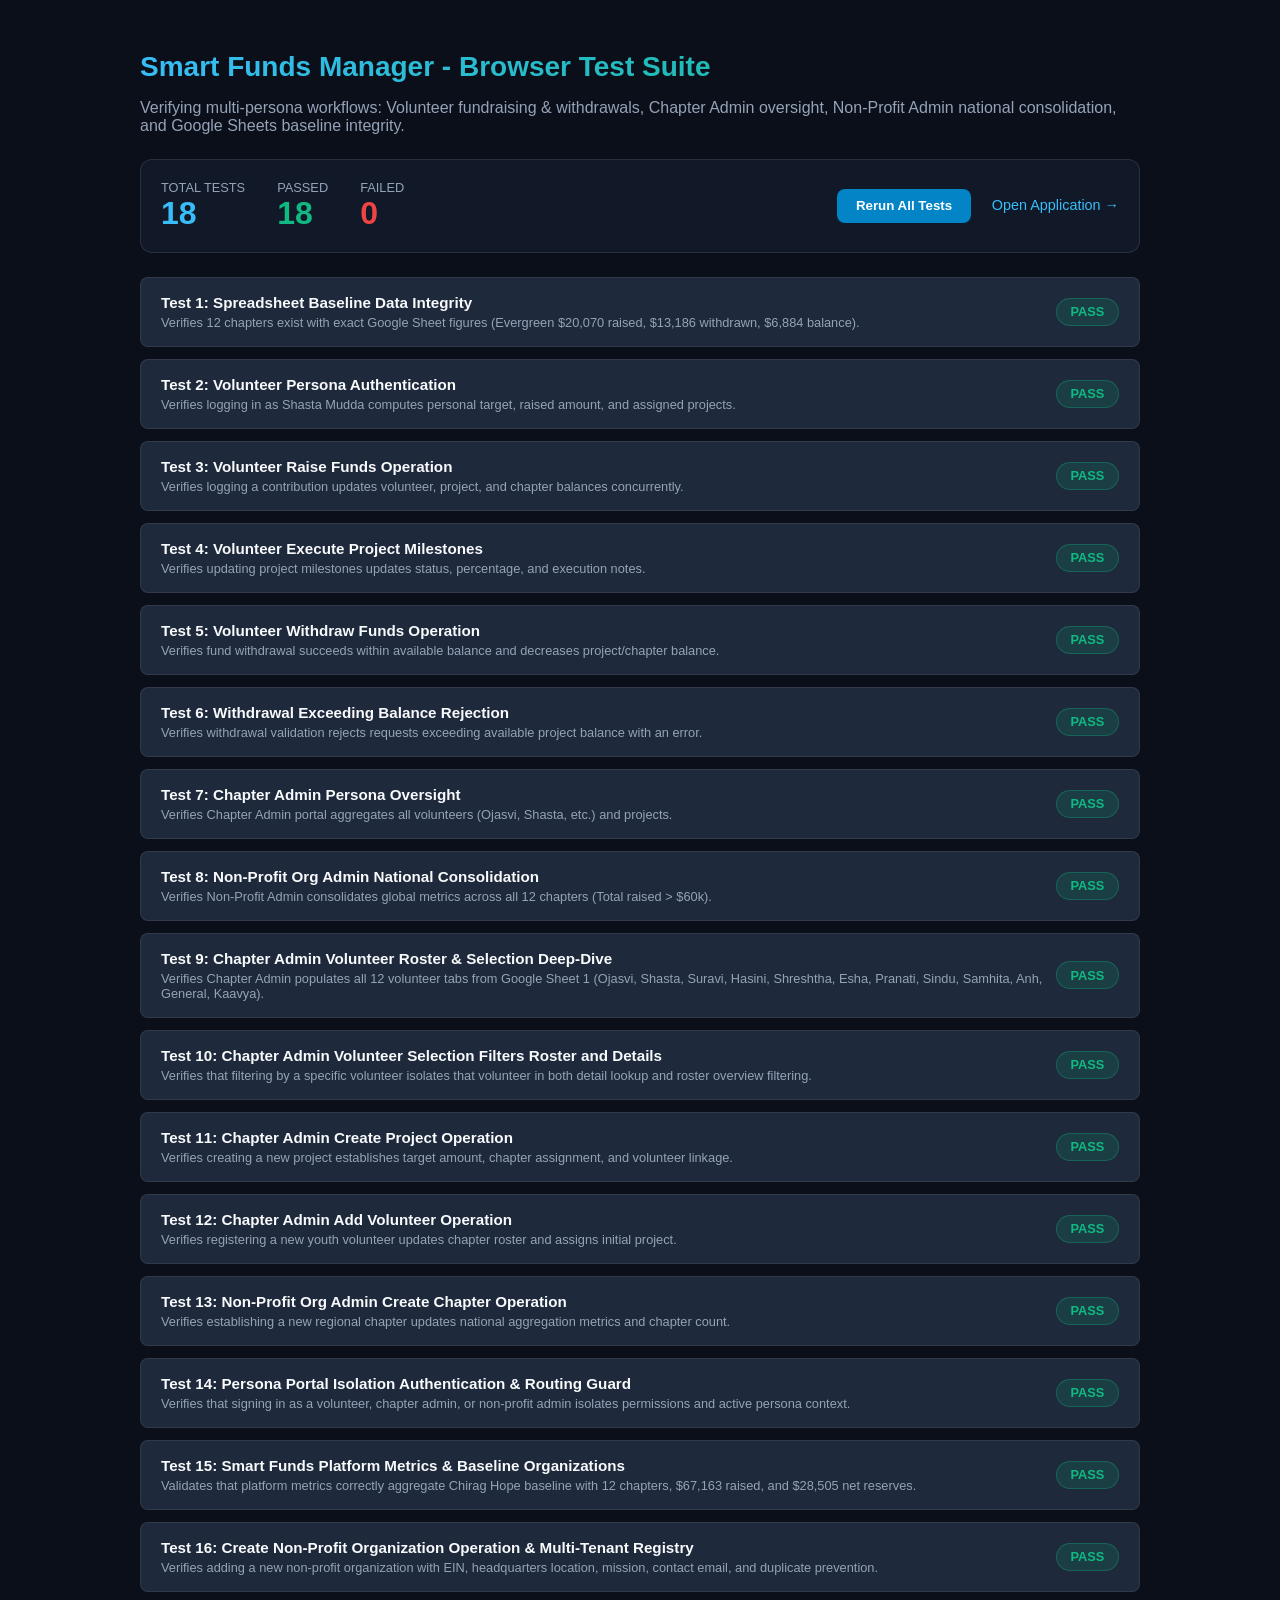
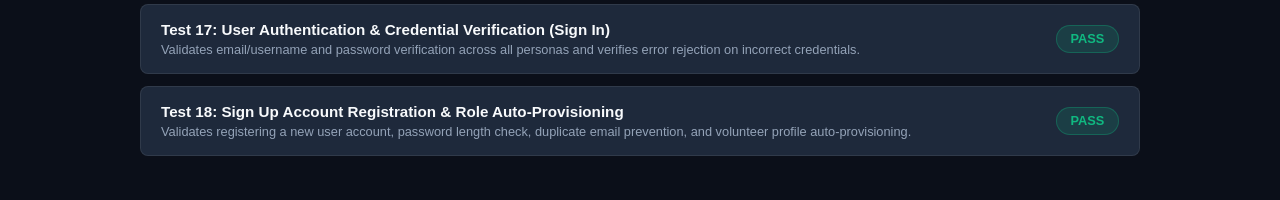
<file: smart-fund-manager/test.html>
<!DOCTYPE html>
<html lang="en">
<head>
  <meta charset="UTF-8">
  <meta name="viewport" content="width=device-width, initial-scale=1.0">
  <title>Smart Funds Manager - Automated Test Suite</title>
  <style>
    body {
      font-family: -apple-system, BlinkMacSystemFont, "Segoe UI", Roboto, sans-serif;
      background: #0b0f19;
      color: #f8fafc;
      padding: 2rem;
      max-width: 1000px;
      margin: 0 auto;
    }
    h1 {
      font-size: 1.75rem;
      margin-bottom: 0.5rem;
      background: linear-gradient(135deg, #38bdf8, #10b981);
      -webkit-background-clip: text;
      -webkit-text-fill-color: transparent;
    }
    .summary-card {
      background: #111827;
      border: 1px solid rgba(255, 255, 255, 0.1);
      border-radius: 12px;
      padding: 1.25rem;
      margin-bottom: 1.5rem;
      display: flex;
      gap: 2rem;
      align-items: center;
    }
    .stat-val {
      font-size: 2rem;
      font-weight: 800;
    }
    .test-card {
      background: #1e293b;
      border: 1px solid rgba(255, 255, 255, 0.08);
      border-radius: 8px;
      padding: 1rem 1.25rem;
      margin-bottom: 0.75rem;
      display: flex;
      justify-content: space-between;
      align-items: center;
    }
    .test-name {
      font-weight: 600;
      font-size: 0.95rem;
      margin-bottom: 0.25rem;
    }
    .test-desc {
      font-size: 0.8rem;
      color: #94a3b8;
    }
    .badge {
      padding: 0.35rem 0.85rem;
      border-radius: 9999px;
      font-size: 0.8rem;
      font-weight: 700;
      text-transform: uppercase;
    }
    .badge-pass {
      background: rgba(16, 185, 129, 0.15);
      color: #10b981;
      border: 1px solid rgba(16, 185, 129, 0.3);
    }
    .badge-fail {
      background: rgba(239, 68, 68, 0.15);
      color: #ef4444;
      border: 1px solid rgba(239, 68, 68, 0.3);
    }
    .btn {
      background: #0284c7;
      color: white;
      border: none;
      padding: 0.6rem 1.2rem;
      border-radius: 8px;
      cursor: pointer;
      font-weight: 600;
    }
    .btn:hover { background: #0369a1; }
  </style>
</head>
<body>
  <h1>Smart Funds Manager - Browser Test Suite</h1>
  <p style="color: #94a3b8; margin-bottom: 1.5rem;">
    Verifying multi-persona workflows: Volunteer fundraising & withdrawals, Chapter Admin oversight, Non-Profit Admin national consolidation, and Google Sheets baseline integrity.
  </p>

  <div class="summary-card">
    <div>
      <div style="font-size: 0.8rem; color: #94a3b8; text-transform: uppercase;">Total Tests</div>
      <div id="total-tests" class="stat-val" style="color: #38bdf8;">9</div>
    </div>
    <div>
      <div style="font-size: 0.8rem; color: #94a3b8; text-transform: uppercase;">Passed</div>
      <div id="passed-tests" class="stat-val" style="color: #10b981;">0</div>
    </div>
    <div>
      <div style="font-size: 0.8rem; color: #94a3b8; text-transform: uppercase;">Failed</div>
      <div id="failed-tests" class="stat-val" style="color: #ef4444;">0</div>
    </div>
    <div style="margin-left: auto;">
      <button class="btn" onclick="runTests()">Rerun All Tests</button>
      <a href="/smart-fund-manager/" style="color: #38bdf8; margin-left: 1rem; text-decoration: none; font-size: 0.9rem;">Open Application &rarr;</a>
    </div>
  </div>

  <div id="test-results"></div>

  <!-- Load Smart Funds Core Engine -->
  <script src="smart_funds.js?v=1"></script>
  <script>
    const testCases = [
      {
        id: 1,
        name: "Spreadsheet Baseline Data Integrity",
        desc: "Verifies 12 chapters exist with exact Google Sheet figures (Evergreen $20,070 raised, $13,186 withdrawn, $6,884 balance).",
        run() {
          SmartFunds.resetToDefault();
          const s = SmartFunds.state;
          if (s.chapters.length !== 12) throw new Error(`Expected 12 chapters, found ${s.chapters.length}`);
          const eg = s.chapters.find(c => c.name === "Evergreen Bay Area Chapter");
          if (!eg) throw new Error("Evergreen Bay Area Chapter missing");
          if (eg.raised !== 20070) throw new Error(`Expected raised 20070, got ${eg.raised}`);
          if (eg.withdrawals !== 13186) throw new Error(`Expected withdrawals 13186, got ${eg.withdrawals}`);
          if (eg.balance !== 6884) throw new Error(`Expected balance 6884, got ${eg.balance}`);
          return true;
        }
      },
      {
        id: 2,
        name: "Volunteer Persona Authentication",
        desc: "Verifies logging in as Shasta Mudda computes personal target, raised amount, and assigned projects.",
        run() {
          SmartFunds.login('volunteer', 'Shasta Mudda', 'Evergreen Bay Area Chapter');
          const m = SmartFunds.getVolunteerMetrics('Shasta Mudda');
          if (m.totalRaised !== 8810) throw new Error(`Expected raised 8810, got ${m.totalRaised}`);
          if (m.totalTarget !== 8810) throw new Error(`Expected target 8810, got ${m.totalTarget}`);
          if (m.volunteer.assignments.length < 3) throw new Error("Expected at least 3 project assignments");
          return true;
        }
      },
      {
        id: 3,
        name: "Volunteer Raise Funds Operation",
        desc: "Verifies logging a contribution updates volunteer, project, and chapter balances concurrently.",
        run() {
          const initChapter = SmartFunds.getChapterMetrics('Evergreen Bay Area Chapter');
          const initRaised = initChapter.totalRaised;
          
          SmartFunds.raiseFunds('Shasta Mudda', 'Mini-Library & Sports Club', 250, 'Donor A', 'Check #101');
          
          const updatedChapter = SmartFunds.getChapterMetrics('Evergreen Bay Area Chapter');
          if (updatedChapter.totalRaised !== initRaised + 250) {
            throw new Error(`Expected chapter raised to increase by 250, went from ${initRaised} to ${updatedChapter.totalRaised}`);
          }
          
          const volMetrics = SmartFunds.getVolunteerMetrics('Shasta Mudda');
          if (volMetrics.totalRaised !== 8810 + 250) {
            throw new Error(`Expected volunteer raised to be ${8810 + 250}, got ${volMetrics.totalRaised}`);
          }
          return true;
        }
      },
      {
        id: 4,
        name: "Volunteer Execute Project Milestones",
        desc: "Verifies updating project milestones updates status, percentage, and execution notes.",
        run() {
          SmartFunds.executeProject('Mini-Library & Sports Club', 100, 'Complete', 'All books and sports kits deployed');
          const p = SmartFunds.state.projects.find(proj => proj.name === 'Mini-Library & Sports Club');
          if (p.status !== 'Complete') throw new Error(`Expected Complete, got ${p.status}`);
          if (p.progress !== 100) throw new Error(`Expected 100%, got ${p.progress}`);
          return true;
        }
      },
      {
        id: 5,
        name: "Volunteer Withdraw Funds Operation",
        desc: "Verifies fund withdrawal succeeds within available balance and decreases project/chapter balance.",
        run() {
          const pName = "Education support and Seats of Hope for rural India Phase 2";
          const pBefore = SmartFunds.state.projects.find(p => p.name === pName);
          const initialBalance = pBefore.raised - pBefore.withdrawn;
          
          SmartFunds.withdrawFunds('Shasta Mudda', pName, 500, 'School Furniture Supplies', 'Receipt #WH-551');
          
          const pAfter = SmartFunds.state.projects.find(p => p.name === pName);
          const newBalance = pAfter.raised - pAfter.withdrawn;
          if (newBalance !== initialBalance - 500) {
            throw new Error(`Expected balance to decrease by 500, went from ${initialBalance} to ${newBalance}`);
          }
          return true;
        }
      },
      {
        id: 6,
        name: "Withdrawal Exceeding Balance Rejection",
        desc: "Verifies withdrawal validation rejects requests exceeding available project balance with an error.",
        run() {
          let threw = false;
          try {
            SmartFunds.withdrawFunds('Shasta Mudda', 'Aid4Afghans', 999999, 'Overdraw', 'None');
          } catch (e) {
            threw = true;
          }
          if (!threw) throw new Error("Expected withdrawal exceeding balance to throw an error, but it succeeded");
          return true;
        }
      },
      {
        id: 7,
        name: "Chapter Admin Persona Oversight",
        desc: "Verifies Chapter Admin portal aggregates all volunteers (Ojasvi, Shasta, etc.) and projects.",
        run() {
          SmartFunds.login('chapter_admin', 'Evergreen Admin', 'Evergreen Bay Area Chapter');
          const m = SmartFunds.getChapterMetrics('Evergreen Bay Area Chapter');
          if (m.volunteers.length < 5) throw new Error(`Expected at least 5 volunteers in Evergreen chapter, got ${m.volunteers.length}`);
          if (m.projects.length < 5) throw new Error(`Expected at least 5 projects in Evergreen chapter, got ${m.projects.length}`);
          return true;
        }
      },
      {
        id: 8,
        name: "Non-Profit Org Admin National Consolidation",
        desc: "Verifies Non-Profit Admin consolidates global metrics across all 12 chapters (Total raised > $60k).",
        run() {
          SmartFunds.login('nonprofit_admin', 'Chirag Hope Executive Admin', 'National Office');
          const m = SmartFunds.getNonprofitMetrics();
          if (m.totalChapters !== 12) throw new Error(`Expected 12 chapters, got ${m.totalChapters}`);
          if (m.totalRaised < 60000) throw new Error(`Expected total raised > 60000, got ${m.totalRaised}`);
          if (m.totalBalance <= 0) throw new Error(`Expected positive net balance, got ${m.totalBalance}`);
          return true;
        }
      },
      {
        id: 9,
        name: "Chapter Admin Volunteer Roster & Selection Deep-Dive",
        desc: "Verifies Chapter Admin populates all 12 volunteer tabs from Google Sheet 1 (Ojasvi, Shasta, Suravi, Hasini, Shreshtha, Esha, Pranati, Sindu, Samhita, Anh, General, Kaavya).",
        run() {
          SmartFunds.resetToDefault();
          const overview = SmartFunds.getChapterVolunteersOverview('Evergreen Bay Area Chapter');
          if (!overview || overview.length !== 12) {
            throw new Error(`Expected exactly 12 volunteer tabs from Sheet 1, got ${overview ? overview.length : 0}`);
          }
          
          // Verify Suravi & Hasini tabs from Sheet 1
          const suravi = overview.find(v => v.name === 'Suravi');
          if (!suravi) throw new Error("Suravi tab missing from chapter volunteers overview");
          const hasini = overview.find(v => v.name === 'Hasini');
          if (!hasini) throw new Error("Hasini tab missing from chapter volunteers overview");
          const esha = overview.find(v => v.name === 'Esha Shivakumar');
          if (!esha) throw new Error("Esha Shivakumar tab missing from chapter volunteers overview");

          // Verify Shasta Mudda
          const shasta = overview.find(v => v.name === 'Shasta Mudda');
          if (!shasta) throw new Error("Shasta Mudda missing from chapter roster overview");
          if (shasta.projectsCount !== 3) throw new Error(`Expected Shasta to have 3 projects, got ${shasta.projectsCount}`);
          if (shasta.totalRaised !== 8810) throw new Error(`Expected Shasta total raised 8810, got ${shasta.totalRaised}`);
          if (shasta.totalTarget !== 8810) throw new Error(`Expected Shasta total target 8810, got ${shasta.totalTarget}`);
          if (shasta.totalWithdrawn !== 6810) throw new Error(`Expected Shasta total withdrawn 6810, got ${shasta.totalWithdrawn}`);
          if (shasta.balance !== 2000) throw new Error(`Expected Shasta balance 2000, got ${shasta.balance}`);

          // Verify Ojasvi Mudda
          const ojasvi = SmartFunds.getChapterVolunteerDetail('Evergreen Bay Area Chapter', 'Ojasvi Mudda');
          if (!ojasvi) throw new Error("Ojasvi Mudda detail lookup failed");
          if (ojasvi.projectsCount !== 4) throw new Error(`Expected Ojasvi to have 4 projects, got ${ojasvi.projectsCount}`);
          if (ojasvi.totalRaised !== 7284) throw new Error(`Expected Ojasvi total raised 7284, got ${ojasvi.totalRaised}`);
          if (ojasvi.totalTarget !== 7284) throw new Error(`Expected Ojasvi total target 7284, got ${ojasvi.totalTarget}`);
          if (ojasvi.totalWithdrawn !== 5400) throw new Error(`Expected Ojasvi total withdrawn 5400, got ${ojasvi.totalWithdrawn}`);
          if (ojasvi.balance !== 1884) throw new Error(`Expected Ojasvi balance 1884, got ${ojasvi.balance}`);

          return true;
        }
      },
      {
        id: 10,
        name: "Chapter Admin Volunteer Selection Filters Roster and Details",
        desc: "Verifies that filtering by a specific volunteer isolates that volunteer in both detail lookup and roster overview filtering.",
        run() {
          SmartFunds.resetToDefault();
          const allVolunteers = SmartFunds.getChapterVolunteersOverview('Evergreen Bay Area Chapter');
          if (allVolunteers.length !== 12) {
            throw new Error(`Expected 12 total chapter volunteers, found ${allVolunteers.length}`);
          }
          
          const filteredTarget = "Shasta Mudda";
          const filtered = allVolunteers.filter(v => v.name.toLowerCase() === filteredTarget.toLowerCase());
          if (filtered.length !== 1) {
            throw new Error(`Expected 1 filtered volunteer for ${filteredTarget}, found ${filtered.length}`);
          }
          if (filtered[0].name !== "Shasta Mudda") {
            throw new Error(`Expected filtered volunteer to be Shasta Mudda, got ${filtered[0].name}`);
          }
          if (filtered[0].projectsCount !== 3) {
            throw new Error(`Expected 3 projects for Shasta, got ${filtered[0].projectsCount}`);
          }
          return true;
        }
      },
      {
        id: 11,
        name: "Chapter Admin Create Project Operation",
        desc: "Verifies creating a new project establishes target amount, chapter assignment, and volunteer linkage.",
        run() {
          SmartFunds.resetToDefault();
          const initCount = SmartFunds.state.projects.length;
          const res = SmartFunds.createProject('Evergreen Bay Area Chapter', 'Solar Lamps for Rural Schools', 1500, 'Solar lighting kits', 'Shasta Mudda', 'Planning');
          if (!res.success) throw new Error("Project creation failed");
          if (SmartFunds.state.projects.length !== initCount + 1) {
            throw new Error(`Expected ${initCount + 1} projects, found ${SmartFunds.state.projects.length}`);
          }
          const created = SmartFunds.state.projects.find(p => p.name === 'Solar Lamps for Rural Schools');
          if (!created) throw new Error("Created project not found in state");
          if (created.target !== 1500) throw new Error(`Expected target 1500, got ${created.target}`);
          
          const shasta = SmartFunds.state.volunteers.find(v => v.name === 'Shasta Mudda');
          const hasAssignment = shasta.assignments.some(a => a.project === 'Solar Lamps for Rural Schools');
          if (!hasAssignment) throw new Error("Volunteer assignment was not linked to Shasta Mudda");
          return true;
        }
      },
      {
        id: 12,
        name: "Chapter Admin Add Volunteer Operation",
        desc: "Verifies registering a new youth volunteer updates chapter roster and assigns initial project.",
        run() {
          SmartFunds.resetToDefault();
          const initVols = SmartFunds.getChapterVolunteersOverview('Evergreen Bay Area Chapter').length;
          const res = SmartFunds.addVolunteer('Evergreen Bay Area Chapter', 'Aarav Sharma', 'aarav@chiraghope.org', 'Aarav Sharma', 'Mini-Library & Sports Club', 500);
          if (!res.success) throw new Error("Add volunteer failed");
          
          const updatedVols = SmartFunds.getChapterVolunteersOverview('Evergreen Bay Area Chapter');
          if (updatedVols.length !== initVols + 1) {
            throw new Error(`Expected ${initVols + 1} volunteers, found ${updatedVols.length}`);
          }
          const aarav = updatedVols.find(v => v.name === 'Aarav Sharma');
          if (!aarav) throw new Error("Aarav Sharma not found in chapter roster overview");
          if (aarav.projectsCount !== 1) throw new Error(`Expected 1 assigned project for Aarav, got ${aarav.projectsCount}`);
          if (aarav.totalTarget !== 500) throw new Error(`Expected target 500, got ${aarav.totalTarget}`);
          return true;
        }
      },
      {
        id: 13,
        name: "Non-Profit Org Admin Create Chapter Operation",
        desc: "Verifies establishing a new regional chapter updates national aggregation metrics and chapter count.",
        run() {
          SmartFunds.resetToDefault();
          const initChapCount = SmartFunds.state.chapters.length;
          const res = SmartFunds.createChapter('Austin Chapter', 'Texas, USA', 12000);
          if (!res.success) throw new Error("Create chapter failed");
          if (SmartFunds.state.chapters.length !== initChapCount + 1) {
            throw new Error(`Expected ${initChapCount + 1} chapters, found ${SmartFunds.state.chapters.length}`);
          }
          const austin = SmartFunds.state.chapters.find(c => c.name === 'Austin Chapter');
          if (!austin) throw new Error("Austin Chapter not found in chapters state");
          if (austin.location !== 'Texas, USA') throw new Error(`Expected Texas, USA, got ${austin.location}`);
          return true;
        }
      },
      {
        id: 14,
        name: "Persona Portal Isolation Authentication & Routing Guard",
        desc: "Verifies that signing in as a volunteer, chapter admin, or non-profit admin isolates permissions and active persona context.",
        run() {
          SmartFunds.resetToDefault();
          // Volunteer login
          SmartFunds.login('volunteer', 'Shasta Mudda', 'Evergreen Bay Area Chapter');
          let user = SmartFunds.getActiveUser();
          if (!user || user.role !== 'volunteer') throw new Error("Expected active role volunteer");
          if (user.name !== 'Shasta Mudda') throw new Error("Expected active user Shasta Mudda");

          // Chapter Admin login
          SmartFunds.login('chapter_admin', 'Evergreen Admin', 'Evergreen Bay Area Chapter');
          user = SmartFunds.getActiveUser();
          if (!user || user.role !== 'chapter_admin') throw new Error("Expected active role chapter_admin");

          // Non-Profit Admin login
          SmartFunds.login('nonprofit_admin', 'National Executive', 'National Office');
          user = SmartFunds.getActiveUser();
          if (!user || user.role !== 'nonprofit_admin') throw new Error("Expected active role nonprofit_admin");

          // Platform Admin login
          SmartFunds.login('platform_admin', 'Smart Funds Platform Super Admin', 'Platform Headquarters');
          user = SmartFunds.getActiveUser();
          if (!user || user.role !== 'platform_admin') throw new Error("Expected active role platform_admin");
          if (user.name !== 'Smart Funds Platform Super Admin') throw new Error("Expected active user Smart Funds Platform Super Admin");

          // Logout
          SmartFunds.logout();
          user = SmartFunds.getActiveUser();
          if (user !== null) throw new Error("Expected activeUser to be null after logout");

          return true;
        }
      },
      {
        id: 15,
        name: "Smart Funds Platform Metrics & Baseline Organizations",
        desc: "Validates that platform metrics correctly aggregate Chirag Hope baseline with 12 chapters, $67,163 raised, and $28,505 net reserves.",
        run() {
          SmartFunds.resetToDefault();
          const orgs = SmartFunds.getOrganizationsSummary();
          if (!Array.isArray(orgs) || orgs.length < 1) throw new Error("Expected at least 1 organization in summary");
          const chirag = orgs.find(o => o.name.toLowerCase().includes("chirag"));
          if (!chirag) throw new Error("Chirag Hope baseline organization not found");
          if (chirag.totalRaised !== 67163.0) throw new Error(`Expected $67,163.00 raised, got ${chirag.totalRaised}`);
          if (chirag.totalWithdrawn !== 38658.0) throw new Error(`Expected $38,658.00 withdrawn, got ${chirag.totalWithdrawn}`);
          if (chirag.balance !== 28505.0) throw new Error(`Expected $28,505.00 balance, got ${chirag.balance}`);

          const platformMetrics = SmartFunds.getPlatformMetrics();
          if (platformMetrics.totalOrganizations < 1) throw new Error("Expected at least 1 organization in platform metrics");
          if (platformMetrics.totalChapters !== 12) throw new Error(`Expected 12 chapters, got ${platformMetrics.totalChapters}`);
          if (platformMetrics.totalRaised !== 67163.0) throw new Error(`Expected $67,163.00 total platform raised, got ${platformMetrics.totalRaised}`);
          return true;
        }
      },
      {
        id: 16,
        name: "Create Non-Profit Organization Operation & Multi-Tenant Registry",
        desc: "Verifies adding a new non-profit organization with EIN, headquarters location, mission, contact email, and duplicate prevention.",
        run() {
          SmartFunds.resetToDefault();
          const initCount = SmartFunds.getOrganizationsSummary().length;
          const res = SmartFunds.createOrganization(
            "Youth Literacy Global Foundation",
            "84-7654321",
            "San Francisco, CA",
            "contact@youthliteracy.org",
            "Literacy & Book Grants",
            "Dedicated to distributing books to underserved primary schools."
          );

          if (!res.success || !res.organization) throw new Error("Create organization did not return success");
          const orgs = SmartFunds.getOrganizationsSummary();
          if (orgs.length !== initCount + 1) throw new Error(`Expected ${initCount + 1} orgs, found ${orgs.length}`);

          const newOrg = orgs.find(o => o.name === "Youth Literacy Global Foundation");
          if (!newOrg) throw new Error("New organization not found in summary");
          if (newOrg.ein !== "84-7654321") throw new Error(`Expected EIN 84-7654321, got ${newOrg.ein}`);
          if (newOrg.cause !== "Literacy & Book Grants") throw new Error(`Expected Literacy & Book Grants, got ${newOrg.cause}`);

          // Test duplicate name prevention
          let threw = false;
          try {
            SmartFunds.createOrganization("Youth Literacy Global Foundation", "84-9999999", "Seattle, WA");
          } catch (e) {
            threw = true;
          }
          if (!threw) throw new Error("Expected duplicate organization creation to throw an error");

          return true;
        }
      },
      {
        id: 17,
        name: "User Authentication & Credential Verification (Sign In)",
        desc: "Validates email/username and password verification across all personas and verifies error rejection on incorrect credentials.",
        run() {
          SmartFunds.resetToDefault();

          // 1. Valid volunteer credentials
          const resVol = SmartFunds.login("shasta@chiraghope.org", "password123");
          if (!resVol || !resVol.success) throw new Error("Volunteer login should succeed");
          if (SmartFunds.getActiveUser().role !== 'volunteer') throw new Error("Expected role volunteer");
          if (SmartFunds.getActiveUser().name !== 'Shasta Mudda') throw new Error("Expected Shasta Mudda");

          // 2. Valid chapter admin credentials
          const resAdmin = SmartFunds.login("admin@evergreen.org", "password123");
          if (!resAdmin || !resAdmin.success) throw new Error("Chapter admin login should succeed");
          if (SmartFunds.getActiveUser().role !== 'chapter_admin') throw new Error("Expected role chapter_admin");

          // 3. Valid platform admin credentials
          const resPlat = SmartFunds.login("superadmin@smartfunds.org", "password123");
          if (!resPlat || !resPlat.success) throw new Error("Platform admin login should succeed");
          if (SmartFunds.getActiveUser().role !== 'platform_admin') throw new Error("Expected role platform_admin");

          // 4. Invalid password rejection
          let threwBadPass = false;
          try {
            SmartFunds.login("shasta@chiraghope.org", "wrongpass");
          } catch (e) {
            threwBadPass = true;
          }
          if (!threwBadPass) throw new Error("Expected wrong password to throw error");

          // 5. Non-existent user rejection
          let threwBadUser = false;
          try {
            SmartFunds.login("nobody@nowhere.org", "password123");
          } catch (e) {
            threwBadUser = true;
          }
          if (!threwBadUser) throw new Error("Expected non-existent user to throw error");

          return true;
        }
      },
      {
        id: 18,
        name: "Sign Up Account Registration & Role Auto-Provisioning",
        desc: "Validates registering a new user account, password length check, duplicate email prevention, and volunteer profile auto-provisioning.",
        run() {
          SmartFunds.resetToDefault();
          const initUserCount = SmartFunds.getUsers().length;

          // 1. Successful registration
          const regRes = SmartFunds.registerUser(
            "Ananya Gupta",
            "ananya@chiraghope.org",
            "guptapass123",
            "volunteer",
            "Evergreen Bay Area Chapter"
          );

          if (!regRes.success || !regRes.user) throw new Error("Expected successful user registration");
          if (SmartFunds.getUsers().length !== initUserCount + 1) throw new Error("User count should increment by 1");

          // 2. Verify activeUser automatically set to newly registered user
          const active = SmartFunds.getActiveUser();
          if (!active || active.email !== "ananya@chiraghope.org") throw new Error("Active user should be newly registered user");
          if (active.role !== "volunteer") throw new Error("Active user role should be volunteer");

          // 3. Verify volunteer roster auto-provisioning
          const volInRoster = SmartFunds.state.volunteers.find(v => v.name.toLowerCase() === "ananya gupta");
          if (!volInRoster) throw new Error("Volunteer should be automatically added to state.volunteers");
          if (volInRoster.chapter !== "Evergreen Bay Area Chapter") throw new Error("Volunteer chapter mismatch");

          // 4. Duplicate email prevention
          let threwDuplicate = false;
          try {
            SmartFunds.registerUser("Another Ananya", "ananya@chiraghope.org", "password999", "volunteer", "Evergreen Bay Area Chapter");
          } catch (e) {
            threwDuplicate = true;
          }
          if (!threwDuplicate) throw new Error("Expected duplicate email to throw error");

          // 5. Short password prevention (< 6 chars)
          let threwShortPass = false;
          try {
            SmartFunds.registerUser("Short Pass", "short@pass.org", "123", "volunteer", "Evergreen Bay Area Chapter");
          } catch (e) {
            threwShortPass = true;
          }
          if (!threwShortPass) throw new Error("Expected short password to throw error");

          return true;
        }
      }
    ];

    function runTests() {
      const container = document.getElementById('test-results');
      container.innerHTML = '';
      let passed = 0;
      let failed = 0;
      document.getElementById('total-tests').textContent = testCases.length;

      testCases.forEach(t => {
        const card = document.createElement('div');
        card.className = 'test-card';
        try {
          t.run();
          passed++;
          card.innerHTML = `
            <div>
              <div class="test-name">Test ${t.id}: ${t.name}</div>
              <div class="test-desc">${t.desc}</div>
            </div>
            <span class="badge badge-pass">PASS</span>
          `;
        } catch (err) {
          failed++;
          card.innerHTML = `
            <div>
              <div class="test-name">Test ${t.id}: ${t.name}</div>
              <div class="test-desc" style="color: #fca5a5;">${err.message}</div>
            </div>
            <span class="badge badge-fail">FAIL</span>
          `;
        }
        container.appendChild(card);
      });

      document.getElementById('passed-tests').textContent = passed;
      document.getElementById('failed-tests').textContent = failed;
    }

    window.addEventListener('DOMContentLoaded', runTests);
  </script>
</body>
</html>
</file>
<file: smart-fund-manager/smart_funds.css>
/* Smart Funds Manager Stylesheet */
:root {
  --bg-primary: #0b0f19;
  --bg-secondary: #111827;
  --bg-card: rgba(17, 24, 39, 0.85);
  --bg-card-hover: rgba(31, 41, 55, 0.9);
  --bg-modal: #1e293b;
  --border-color: rgba(255, 255, 255, 0.1);
  --border-focus: #38bdf8;
  --text-primary: #f8fafc;
  --text-secondary: #94a3b8;
  --text-muted: #64748b;
  
  --primary: #0284c7;
  --primary-hover: #0369a1;
  --success: #10b981;
  --success-bg: rgba(16, 185, 129, 0.12);
  --warning: #f59e0b;
  --warning-bg: rgba(245, 158, 11, 0.12);
  --danger: #ef4444;
  --danger-bg: rgba(239, 68, 68, 0.12);
  --info: #38bdf8;
  --info-bg: rgba(56, 189, 248, 0.12);
  --purple: #a855f7;
  --purple-bg: rgba(168, 85, 247, 0.12);
  
  --radius-sm: 6px;
  --radius-md: 10px;
  --radius-lg: 16px;
  --radius-full: 9999px;
  --shadow-sm: 0 1px 2px 0 rgba(0, 0, 0, 0.3);
  --shadow-md: 0 4px 6px -1px rgba(0, 0, 0, 0.4), 0 2px 4px -1px rgba(0, 0, 0, 0.3);
  --shadow-lg: 0 10px 15px -3px rgba(0, 0, 0, 0.5), 0 4px 6px -2px rgba(0, 0, 0, 0.4);
  --shadow-glow: 0 0 20px rgba(56, 189, 248, 0.25);
  --font-family: -apple-system, BlinkMacSystemFont, "Segoe UI", Roboto, Helvetica, Arial, sans-serif;
}

* {
  box-sizing: border-box;
  margin: 0;
  padding: 0;
}

body {
  font-family: var(--font-family);
  background-color: var(--bg-primary);
  color: var(--text-primary);
  min-height: 100vh;
  line-height: 1.5;
  -webkit-font-smoothing: antialiased;
}

/* Container */
.sf-app-container {
  max-width: 1400px;
  margin: 0 auto;
  padding: 1.25rem 1.5rem 3rem 1.5rem;
}

/* Header */
.sf-header {
  display: flex;
  justify-content: space-between;
  align-items: center;
  flex-wrap: wrap;
  gap: 1rem;
  padding: 1rem 1.5rem;
  background: var(--bg-card);
  backdrop-filter: blur(12px);
  border: 1px solid var(--border-color);
  border-radius: var(--radius-lg);
  margin-bottom: 1.5rem;
  box-shadow: var(--shadow-md);
}

.sf-brand {
  display: flex;
  align-items: center;
  gap: 0.85rem;
}

.sf-brand-icon {
  width: 44px;
  height: 44px;
  background: linear-gradient(135deg, #0ea5e9, #10b981);
  border-radius: 12px;
  display: flex;
  align-items: center;
  justify-content: center;
  color: white;
  box-shadow: 0 0 15px rgba(14, 165, 233, 0.4);
}

.sf-brand-title {
  font-size: 1.35rem;
  font-weight: 700;
  letter-spacing: -0.02em;
  display: flex;
  align-items: center;
  gap: 0.5rem;
}

.sf-brand-badge {
  font-size: 0.7rem;
  font-weight: 600;
  padding: 0.2rem 0.6rem;
  background: var(--info-bg);
  color: var(--info);
  border: 1px solid rgba(56, 189, 248, 0.3);
  border-radius: var(--radius-full);
  text-transform: uppercase;
  letter-spacing: 0.05em;
}

.sf-brand-subtitle {
  font-size: 0.8rem;
  color: var(--text-secondary);
}

.sf-header-actions {
  display: flex;
  align-items: center;
  gap: 0.75rem;
  flex-wrap: wrap;
}

/* Buttons */
.sf-btn {
  display: inline-flex;
  align-items: center;
  justify-content: center;
  gap: 0.5rem;
  padding: 0.55rem 1.15rem;
  font-size: 0.875rem;
  font-weight: 600;
  border-radius: var(--radius-md);
  border: 1px solid transparent;
  cursor: pointer;
  transition: all 0.2s ease;
  text-decoration: none;
  font-family: inherit;
  white-space: nowrap;
}

.sf-btn-primary {
  background: linear-gradient(135deg, var(--primary), #0284c7);
  color: #fff;
  border-color: rgba(56, 189, 248, 0.3);
  box-shadow: 0 2px 8px rgba(2, 132, 199, 0.3);
}

.sf-btn-primary:hover {
  background: linear-gradient(135deg, #0284c7, #0369a1);
  box-shadow: 0 4px 12px rgba(2, 132, 199, 0.5);
  transform: translateY(-1px);
}

.sf-btn-success {
  background: linear-gradient(135deg, #10b981, #059669);
  color: #fff;
  border-color: rgba(16, 185, 129, 0.3);
  box-shadow: 0 2px 8px rgba(16, 185, 129, 0.3);
}

.sf-btn-success:hover {
  background: linear-gradient(135deg, #059669, #047857);
  transform: translateY(-1px);
}

.sf-btn-warning {
  background: linear-gradient(135deg, #f59e0b, #d97706);
  color: #fff;
  border-color: rgba(245, 158, 11, 0.3);
}

.sf-btn-warning:hover {
  background: linear-gradient(135deg, #d97706, #b45309);
  transform: translateY(-1px);
}

.sf-btn-secondary {
  background: rgba(30, 41, 59, 0.8);
  color: var(--text-primary);
  border-color: var(--border-color);
}

.sf-btn-secondary:hover {
  background: rgba(51, 65, 85, 0.9);
  border-color: rgba(255, 255, 255, 0.2);
}

.sf-btn-outline {
  background: transparent;
  color: var(--text-secondary);
  border-color: var(--border-color);
}

.sf-btn-outline:hover {
  color: var(--text-primary);
  border-color: var(--text-secondary);
  background: rgba(255, 255, 255, 0.05);
}

.sf-btn-sm {
  padding: 0.35rem 0.75rem;
  font-size: 0.775rem;
}

/* Persona Profile Badge in Header */
.sf-persona-badge {
  display: flex;
  align-items: center;
  gap: 0.6rem;
  background: rgba(30, 41, 59, 0.7);
  padding: 0.35rem 0.85rem;
  border-radius: var(--radius-full);
  border: 1px solid var(--border-color);
}

.sf-persona-dot {
  width: 10px;
  height: 10px;
  border-radius: 50%;
  background: var(--success);
  box-shadow: 0 0 8px var(--success);
}

.sf-persona-name {
  font-size: 0.85rem;
  font-weight: 600;
  color: var(--text-primary);
}

.sf-persona-role {
  font-size: 0.75rem;
  color: var(--info);
  font-weight: 500;
}

/* Nav Switcher Bar */
.sf-nav-bar {
  display: flex;
  align-items: center;
  justify-content: space-between;
  gap: 1rem;
  background: var(--bg-card);
  border: 1px solid var(--border-color);
  border-radius: var(--radius-md);
  padding: 0.5rem 1rem;
  margin-bottom: 1.5rem;
  flex-wrap: wrap;
}

.sf-nav-tabs {
  display: flex;
  gap: 0.5rem;
  flex-wrap: wrap;
}

.sf-nav-tab {
  display: flex;
  align-items: center;
  gap: 0.5rem;
  padding: 0.5rem 1rem;
  background: transparent;
  color: var(--text-secondary);
  border: 1px solid transparent;
  border-radius: var(--radius-md);
  font-size: 0.85rem;
  font-weight: 600;
  cursor: pointer;
  transition: all 0.2s ease;
}

.sf-nav-tab:hover {
  color: var(--text-primary);
  background: rgba(255, 255, 255, 0.04);
}

.sf-nav-tab.active {
  color: #fff;
  background: linear-gradient(135deg, rgba(2, 132, 199, 0.3), rgba(16, 185, 129, 0.2));
  border-color: rgba(56, 189, 248, 0.4);
  box-shadow: 0 0 12px rgba(56, 189, 248, 0.2);
}

/* Login Screen */
.sf-login-container {
  max-width: 900px;
  margin: 3rem auto;
  background: var(--bg-card);
  backdrop-filter: blur(16px);
  border: 1px solid var(--border-color);
  border-radius: var(--radius-lg);
  padding: 2.5rem;
  box-shadow: var(--shadow-lg);
}

.sf-login-header {
  text-align: center;
  margin-bottom: 2.5rem;
}

.sf-login-title {
  font-size: 1.85rem;
  font-weight: 800;
  margin-bottom: 0.5rem;
  background: linear-gradient(135deg, #f8fafc, #38bdf8);
  -webkit-background-clip: text;
  -webkit-text-fill-color: transparent;
}

.sf-login-desc {
  font-size: 0.95rem;
  color: var(--text-secondary);
  max-width: 600px;
  margin: 0 auto;
}

.sf-persona-grid {
  display: grid;
  grid-template-columns: repeat(auto-fit, minmax(250px, 1fr));
  gap: 1.5rem;
  margin-bottom: 2rem;
}

.sf-persona-card {
  background: rgba(15, 23, 42, 0.6);
  border: 1px solid var(--border-color);
  border-radius: var(--radius-lg);
  padding: 1.75rem 1.25rem;
  text-align: center;
  cursor: pointer;
  transition: all 0.25s ease;
  position: relative;
  overflow: hidden;
}

.sf-persona-card:hover {
  transform: translateY(-4px);
  border-color: var(--info);
  box-shadow: var(--shadow-glow);
  background: rgba(30, 41, 59, 0.7);
}

.sf-persona-card.active {
  border-color: var(--info);
  background: linear-gradient(180deg, rgba(2, 132, 199, 0.15), rgba(15, 23, 42, 0.8));
  box-shadow: 0 0 20px rgba(56, 189, 248, 0.3);
}

.sf-persona-icon {
  width: 56px;
  height: 56px;
  margin: 0 auto 1rem auto;
  border-radius: 14px;
  display: flex;
  align-items: center;
  justify-content: center;
  font-size: 1.5rem;
  background: rgba(255, 255, 255, 0.05);
  border: 1px solid rgba(255, 255, 255, 0.1);
}

.sf-persona-card.volunteer .sf-persona-icon {
  color: var(--success);
  border-color: rgba(16, 185, 129, 0.3);
  background: var(--success-bg);
}

.sf-persona-card.chapter-admin .sf-persona-icon {
  color: var(--info);
  border-color: rgba(56, 189, 248, 0.3);
  background: var(--info-bg);
}

.sf-persona-card.nonprofit-admin .sf-persona-icon {
  color: var(--purple);
  border-color: rgba(168, 85, 247, 0.3);
  background: var(--purple-bg);
}

.sf-persona-card.platform-admin .sf-persona-icon {
  color: #f59e0b;
  border-color: rgba(245, 158, 11, 0.3);
  background: rgba(245, 158, 11, 0.1);
}

.sf-persona-card-title {
  font-size: 1.1rem;
  font-weight: 700;
  margin-bottom: 0.35rem;
  color: var(--text-primary);
}

.sf-persona-card-desc {
  font-size: 0.8rem;
  color: var(--text-secondary);
  margin-bottom: 1rem;
  min-height: 48px;
}

.sf-persona-quick-btn {
  width: 100%;
}

/* Authentication Box & Dual Tabs (Sign In / Sign Up) */
.sf-auth-box {
  max-width: 540px;
  margin: 0 auto;
  background: var(--bg-card);
  backdrop-filter: blur(16px);
  border: 1px solid var(--border-color);
  border-radius: var(--radius-lg);
  padding: 2.25rem;
  box-shadow: var(--shadow-lg);
}

.sf-auth-tabs {
  display: flex;
  background: rgba(15, 23, 42, 0.7);
  padding: 0.35rem;
  border-radius: var(--radius-md);
  border: 1px solid var(--border-color);
  margin-bottom: 1.75rem;
  gap: 0.35rem;
}

.sf-auth-tab {
  flex: 1;
  padding: 0.65rem 1rem;
  font-size: 0.9rem;
  font-weight: 700;
  text-align: center;
  border-radius: calc(var(--radius-md) - 2px);
  border: none;
  background: transparent;
  color: var(--text-secondary);
  cursor: pointer;
  transition: all 0.2s ease;
}

.sf-auth-tab:hover {
  color: var(--text-primary);
  background: rgba(255, 255, 255, 0.05);
}

.sf-auth-tab.active {
  background: linear-gradient(135deg, #0284c7, #0ea5e9);
  color: #fff;
  box-shadow: 0 2px 8px rgba(14, 165, 233, 0.35);
}

.sf-auth-alert {
  padding: 0.85rem 1rem;
  border-radius: var(--radius-md);
  margin-bottom: 1.25rem;
  font-size: 0.85rem;
  line-height: 1.4;
  display: none;
  animation: fadeIn 0.2s ease;
}

.sf-auth-alert.error {
  display: block;
  background: rgba(239, 68, 68, 0.15);
  border: 1px solid rgba(239, 68, 68, 0.4);
  color: #fca5a5;
}

.sf-auth-alert.success {
  display: block;
  background: rgba(16, 185, 129, 0.15);
  border: 1px solid rgba(16, 185, 129, 0.4);
  color: #6ee7b7;
}

.sf-auth-alert.info {
  display: block;
  background: rgba(56, 189, 248, 0.15);
  border: 1px solid rgba(56, 189, 248, 0.4);
  color: #7dd3fc;
}

/* Quick Demo Chips Bar */
.sf-demo-section {
  margin-top: 1.75rem;
  padding-top: 1.5rem;
  border-top: 1px solid var(--border-color);
}

.sf-demo-title {
  font-size: 0.75rem;
  font-weight: 700;
  text-transform: uppercase;
  letter-spacing: 0.05em;
  color: var(--text-secondary);
  text-align: center;
  margin-bottom: 0.85rem;
}

.sf-demo-chips {
  display: grid;
  grid-template-columns: repeat(2, 1fr);
  gap: 0.5rem;
}

.sf-demo-chip {
  display: flex;
  align-items: center;
  gap: 0.5rem;
  padding: 0.55rem 0.75rem;
  background: rgba(15, 23, 42, 0.6);
  border: 1px solid var(--border-color);
  border-radius: var(--radius-sm);
  color: var(--text-primary);
  font-size: 0.75rem;
  font-weight: 600;
  cursor: pointer;
  transition: all 0.2s ease;
  text-align: left;
}

.sf-demo-chip:hover {
  background: rgba(30, 41, 59, 0.9);
  border-color: var(--info);
  transform: translateY(-1px);
}

.sf-demo-chip-icon {
  font-size: 1rem;
  line-height: 1;
}

.sf-demo-chip-role {
  font-size: 0.68rem;
  color: var(--text-secondary);
  font-weight: 400;
}

.sf-password-wrapper {
  position: relative;
  display: flex;
  align-items: center;
}

.sf-password-wrapper input {
  padding-right: 2.75rem;
}

.sf-password-toggle {
  position: absolute;
  right: 0.75rem;
  background: transparent;
  border: none;
  color: var(--text-secondary);
  cursor: pointer;
  padding: 0.25rem;
  display: flex;
  align-items: center;
  justify-content: center;
}

.sf-password-toggle:hover {
  color: var(--text-primary);
}

/* KPI Cards Grid */
.sf-kpi-grid {
  display: grid;
  grid-template-columns: repeat(auto-fit, minmax(220px, 1fr));
  gap: 1rem;
  margin-bottom: 1.5rem;
}

.sf-kpi-card {
  background: var(--bg-card);
  backdrop-filter: blur(12px);
  border: 1px solid var(--border-color);
  border-radius: var(--radius-md);
  padding: 1.25rem;
  box-shadow: var(--shadow-sm);
  display: flex;
  flex-direction: column;
  justify-content: space-between;
  position: relative;
  overflow: hidden;
}

.sf-kpi-card::before {
  content: '';
  position: absolute;
  top: 0;
  left: 0;
  width: 4px;
  height: 100%;
  background: var(--info);
}

.sf-kpi-card.kpi-raised::before { background: var(--success); }
.sf-kpi-card.kpi-target::before { background: var(--info); }
.sf-kpi-card.kpi-remaining::before { background: var(--warning); }
.sf-kpi-card.kpi-withdrawn::before { background: var(--danger); }
.sf-kpi-card.kpi-balance::before { background: var(--purple); }

.sf-kpi-header {
  display: flex;
  align-items: center;
  justify-content: space-between;
  margin-bottom: 0.5rem;
}

.sf-kpi-label {
  font-size: 0.775rem;
  font-weight: 600;
  text-transform: uppercase;
  letter-spacing: 0.05em;
  color: var(--text-secondary);
}

.sf-kpi-icon {
  color: var(--text-muted);
}

.sf-kpi-value {
  font-size: 1.65rem;
  font-weight: 800;
  color: var(--text-primary);
  letter-spacing: -0.02em;
  margin-bottom: 0.25rem;
}

.sf-kpi-footer {
  font-size: 0.75rem;
  color: var(--text-muted);
}

/* Sections & Cards */
.sf-section {
  background: var(--bg-card);
  border: 1px solid var(--border-color);
  border-radius: var(--radius-lg);
  padding: 1.5rem;
  margin-bottom: 1.5rem;
  box-shadow: var(--shadow-md);
}

.sf-section-header {
  display: flex;
  align-items: center;
  justify-content: space-between;
  flex-wrap: wrap;
  gap: 0.75rem;
  margin-bottom: 1.25rem;
  padding-bottom: 0.75rem;
  border-bottom: 1px solid var(--border-color);
}

.sf-section-title {
  font-size: 1.15rem;
  font-weight: 700;
  color: var(--text-primary);
  display: flex;
  align-items: center;
  gap: 0.5rem;
}

/* Data Tables */
.sf-table-responsive {
  width: 100%;
  overflow-x: auto;
  border-radius: var(--radius-md);
  border: 1px solid var(--border-color);
}

.sf-table {
  width: 100%;
  border-collapse: collapse;
  text-align: left;
  font-size: 0.875rem;
}

.sf-table th {
  background: rgba(15, 23, 42, 0.9);
  padding: 0.75rem 1rem;
  font-size: 0.75rem;
  font-weight: 700;
  text-transform: uppercase;
  letter-spacing: 0.05em;
  color: var(--text-secondary);
  border-bottom: 1px solid var(--border-color);
  white-space: nowrap;
}

.sf-table td {
  padding: 0.85rem 1rem;
  border-bottom: 1px solid rgba(255, 255, 255, 0.05);
  color: var(--text-primary);
  vertical-align: middle;
}

.sf-table tbody tr {
  transition: background 0.15s ease;
}

.sf-table tbody tr:hover {
  background: rgba(255, 255, 255, 0.025);
}

.sf-table tbody tr:last-child td {
  border-bottom: none;
}

/* Badges */
.sf-badge {
  display: inline-flex;
  align-items: center;
  gap: 0.35rem;
  padding: 0.2rem 0.65rem;
  border-radius: var(--radius-full);
  font-size: 0.75rem;
  font-weight: 600;
  white-space: nowrap;
}

.sf-badge-success {
  background: var(--success-bg);
  color: var(--success);
  border: 1px solid rgba(16, 185, 129, 0.3);
}

.sf-badge-warning {
  background: var(--warning-bg);
  color: var(--warning);
  border: 1px solid rgba(245, 158, 11, 0.3);
}

.sf-badge-danger {
  background: var(--danger-bg);
  color: var(--danger);
  border: 1px solid rgba(239, 68, 68, 0.3);
}

.sf-badge-info {
  background: var(--info-bg);
  color: var(--info);
  border: 1px solid rgba(56, 189, 248, 0.3);
}

.sf-badge-neutral {
  background: rgba(255, 255, 255, 0.08);
  color: var(--text-secondary);
  border: 1px solid var(--border-color);
}

/* Progress bar */
.sf-progress-bar {
  width: 100%;
  height: 8px;
  background: rgba(255, 255, 255, 0.08);
  border-radius: var(--radius-full);
  overflow: hidden;
  position: relative;
}

.sf-progress-fill {
  height: 100%;
  background: linear-gradient(90deg, #0ea5e9, #10b981);
  border-radius: var(--radius-full);
  transition: width 0.4s ease;
}

.sf-progress-fill.complete {
  background: #10b981;
}

/* Modals */
.sf-modal-backdrop {
  position: fixed;
  top: 0;
  left: 0;
  right: 0;
  bottom: 0;
  background: rgba(0, 0, 0, 0.75);
  backdrop-filter: blur(6px);
  display: flex;
  align-items: center;
  justify-content: center;
  z-index: 9999;
  padding: 1.5rem;
  opacity: 0;
  pointer-events: none;
  transition: opacity 0.25s ease;
}

.sf-modal-backdrop.open {
  opacity: 1;
  pointer-events: auto;
}

.sf-modal {
  background: var(--bg-modal);
  border: 1px solid var(--border-color);
  border-radius: var(--radius-lg);
  width: 100%;
  max-width: 560px;
  max-height: 90vh;
  overflow-y: auto;
  box-shadow: var(--shadow-lg);
  transform: translateY(20px);
  transition: transform 0.25s ease;
}

.sf-modal-backdrop.open .sf-modal {
  transform: translateY(0);
}

.sf-modal-header {
  display: flex;
  align-items: center;
  justify-content: space-between;
  padding: 1.25rem 1.5rem;
  border-bottom: 1px solid var(--border-color);
}

.sf-modal-title {
  font-size: 1.15rem;
  font-weight: 700;
  display: flex;
  align-items: center;
  gap: 0.5rem;
}

.sf-modal-close {
  background: transparent;
  border: none;
  color: var(--text-muted);
  cursor: pointer;
  font-size: 1.25rem;
  display: flex;
  align-items: center;
  justify-content: center;
  padding: 0.25rem;
  border-radius: 4px;
}

.sf-modal-close:hover {
  color: var(--text-primary);
  background: rgba(255, 255, 255, 0.08);
}

.sf-modal-body {
  padding: 1.5rem;
}

.sf-modal-footer {
  display: flex;
  align-items: center;
  justify-content: flex-end;
  gap: 0.75rem;
  padding: 1.25rem 1.5rem;
  border-top: 1px solid var(--border-color);
  background: rgba(15, 23, 42, 0.4);
}

/* Form inputs */
.sf-form-group {
  margin-bottom: 1.25rem;
}

.sf-form-label {
  display: block;
  font-size: 0.825rem;
  font-weight: 600;
  margin-bottom: 0.4rem;
  color: var(--text-secondary);
}

.sf-form-control {
  width: 100%;
  padding: 0.65rem 0.85rem;
  background: rgba(15, 23, 42, 0.7);
  border: 1px solid var(--border-color);
  border-radius: var(--radius-md);
  color: var(--text-primary);
  font-family: inherit;
  font-size: 0.875rem;
  transition: all 0.2s ease;
}

.sf-form-control:focus {
  outline: none;
  border-color: var(--border-focus);
  box-shadow: 0 0 0 3px rgba(56, 189, 248, 0.2);
}

.sf-form-control::placeholder {
  color: var(--text-muted);
}

/* Helper alert/callout */
.sf-alert {
  padding: 0.85rem 1rem;
  border-radius: var(--radius-md);
  font-size: 0.825rem;
  margin-bottom: 1rem;
  display: flex;
  align-items: flex-start;
  gap: 0.65rem;
}

.sf-alert-info {
  background: var(--info-bg);
  border: 1px solid rgba(56, 189, 248, 0.3);
  color: #bae6fd;
}

.sf-alert-success {
  background: var(--success-bg);
  border: 1px solid rgba(16, 185, 129, 0.3);
  color: #a7f3d0;
}

.sf-alert-warning {
  background: var(--warning-bg);
  border: 1px solid rgba(245, 158, 11, 0.3);
  color: #fde68a;
}

/* Chart bars in Non-Profit view */
.sf-chart-container {
  display: flex;
  flex-direction: column;
  gap: 0.85rem;
  padding: 0.5rem 0;
}

.sf-chart-row {
  display: grid;
  grid-template-columns: 180px 1fr 120px;
  align-items: center;
  gap: 1rem;
  font-size: 0.825rem;
}

.sf-chart-label {
  font-weight: 600;
  color: var(--text-primary);
  white-space: nowrap;
  overflow: hidden;
  text-overflow: ellipsis;
}

.sf-chart-bar-track {
  height: 14px;
  background: rgba(255, 255, 255, 0.05);
  border-radius: var(--radius-full);
  overflow: hidden;
  display: flex;
}

.sf-chart-bar-raised {
  height: 100%;
  background: linear-gradient(90deg, #10b981, #059669);
  transition: width 0.5s ease;
}

.sf-chart-bar-withdrawn {
  height: 100%;
  background: linear-gradient(90deg, #f59e0b, #ef4444);
  transition: width 0.5s ease;
}

.sf-chart-value {
  text-align: right;
  font-weight: 700;
  color: var(--text-secondary);
}

/* Responsive adjustments */
@media (max-width: 768px) {
  .sf-app-container {
    padding: 0.75rem 0.75rem 2rem 0.75rem;
  }
  .sf-header {
    flex-direction: column;
    align-items: flex-start;
  }
  .sf-header-actions {
    width: 100%;
    justify-content: space-between;
  }
  .sf-kpi-grid {
    grid-template-columns: 1fr;
  }
  .sf-chart-row {
    grid-template-columns: 1fr;
    gap: 0.35rem;
  }
  .sf-chart-value {
    text-align: left;
  }
}

/* Volunteer Roster & Spotlight in Chapter Admin */
.sf-volunteer-avatar {
  width: 32px;
  height: 32px;
  border-radius: 50%;
  background: linear-gradient(135deg, #0284c7, #10b981);
  color: #fff;
  font-size: 0.775rem;
  font-weight: 700;
  display: inline-flex;
  align-items: center;
  justify-content: center;
  margin-right: 0.6rem;
  flex-shrink: 0;
  box-shadow: 0 2px 6px rgba(2, 132, 199, 0.3);
}

.sf-project-pill {
  display: inline-block;
  background: rgba(56, 189, 248, 0.12);
  color: var(--info);
  border: 1px solid rgba(56, 189, 248, 0.25);
  font-size: 0.725rem;
  font-weight: 500;
  padding: 0.15rem 0.5rem;
  border-radius: 4px;
  margin: 0.15rem 0.25rem 0.15rem 0;
  white-space: nowrap;
}

.sf-spotlight-card {
  background: linear-gradient(135deg, rgba(2, 132, 199, 0.16), rgba(15, 23, 42, 0.95));
  border: 1px solid rgba(56, 189, 248, 0.35);
  border-radius: var(--radius-lg);
  padding: 1.25rem 1.5rem;
  margin-bottom: 1.5rem;
  box-shadow: 0 4px 20px rgba(2, 132, 199, 0.15);
  animation: sfFadeIn 0.25s ease-out;
}

@keyframes sfFadeIn {
  from { opacity: 0; transform: translateY(-4px); }
  to { opacity: 1; transform: translateY(0); }
}

.sf-spotlight-header {
  display: flex;
  justify-content: space-between;
  align-items: center;
  flex-wrap: wrap;
  gap: 0.75rem;
  margin-bottom: 1rem;
  padding-bottom: 0.75rem;
  border-bottom: 1px solid var(--border-color);
}

.sf-table tfoot tr {
  background: rgba(255, 255, 255, 0.04);
  border-top: 2px solid var(--border-color);
  font-weight: 700;
}
</file>
